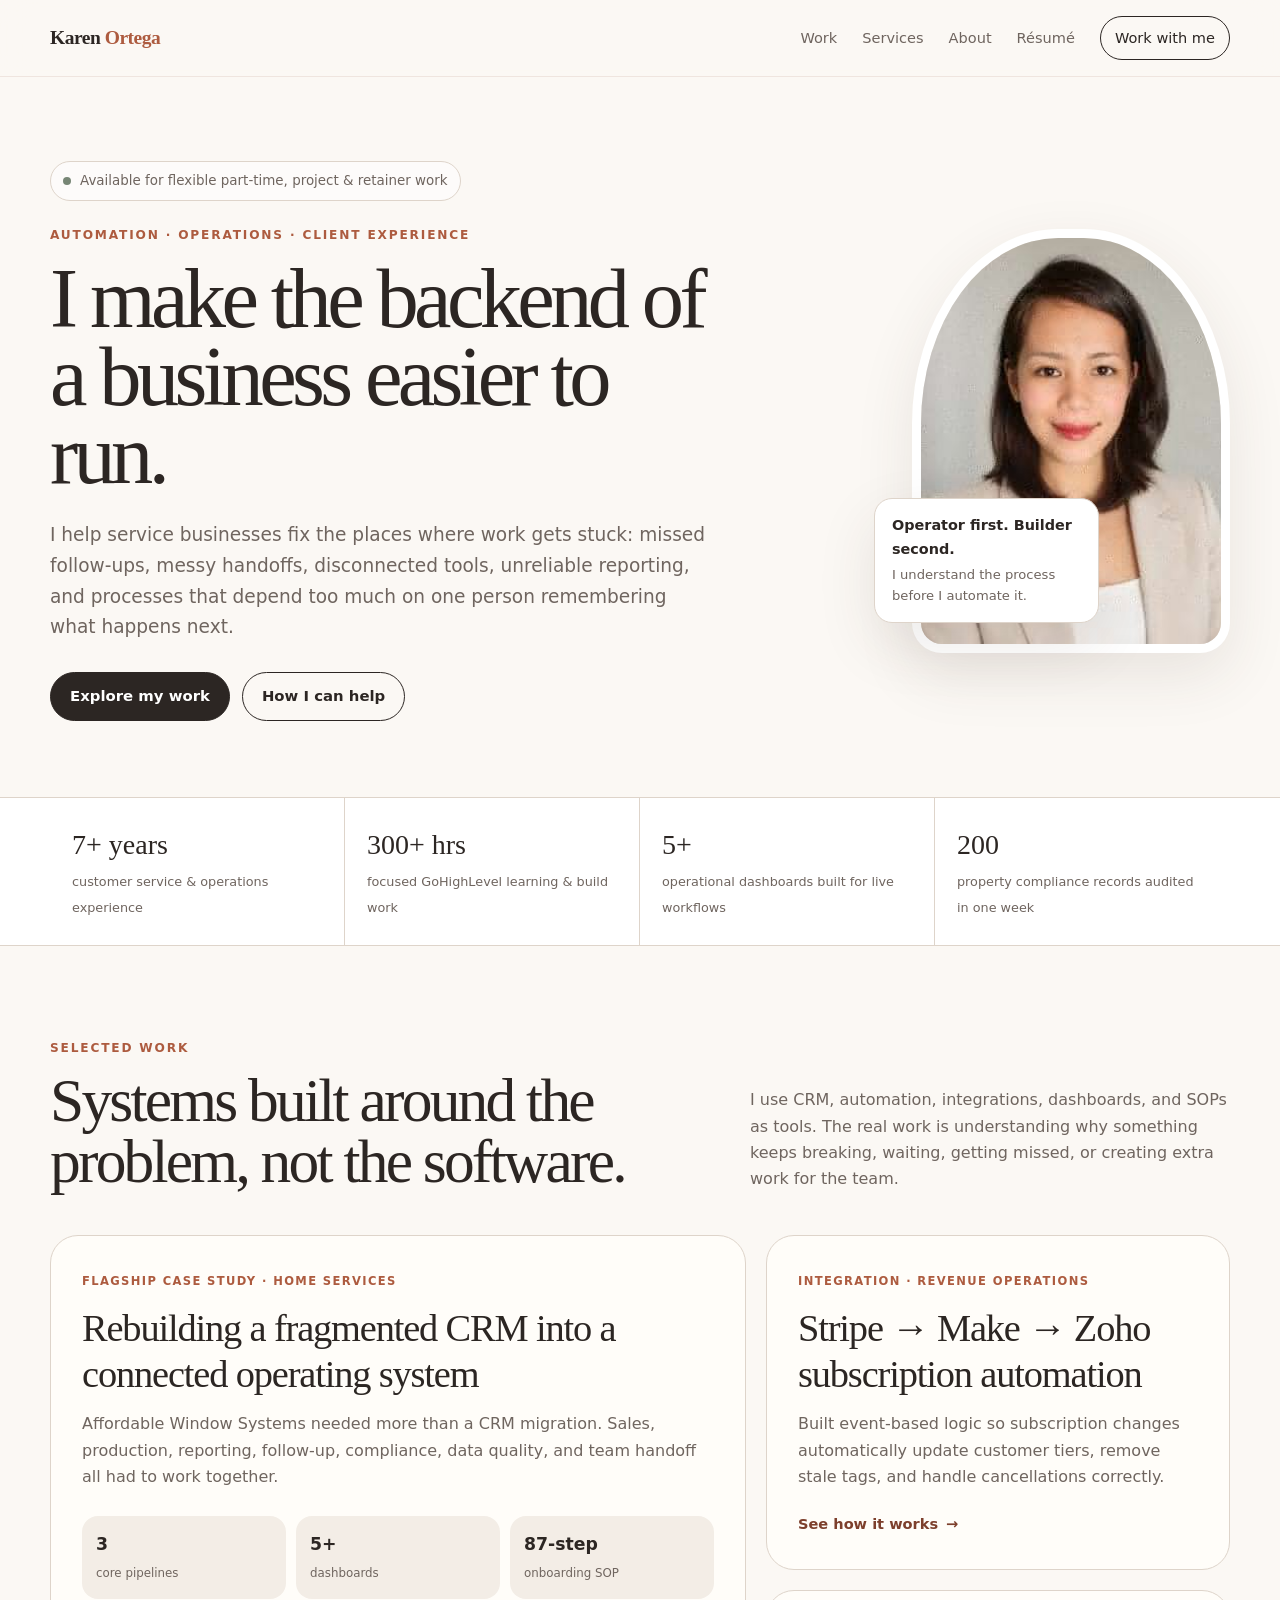
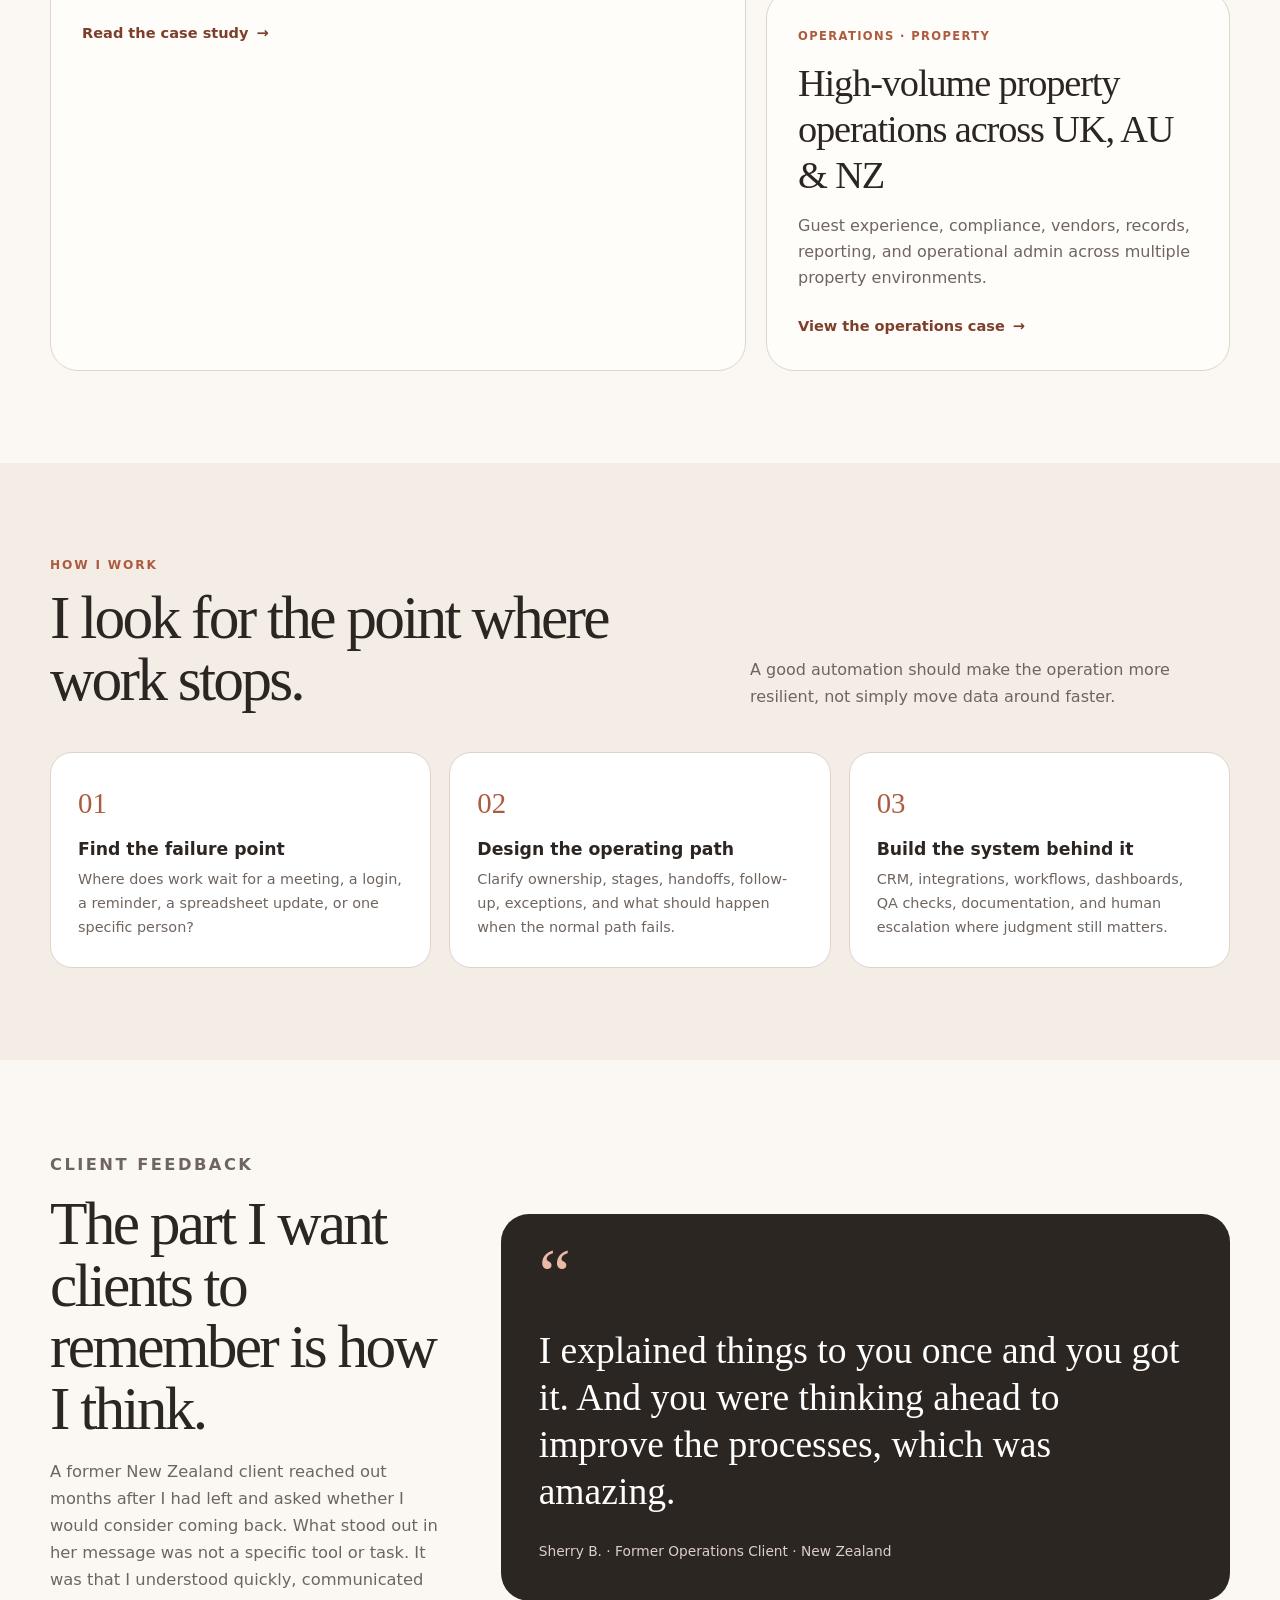
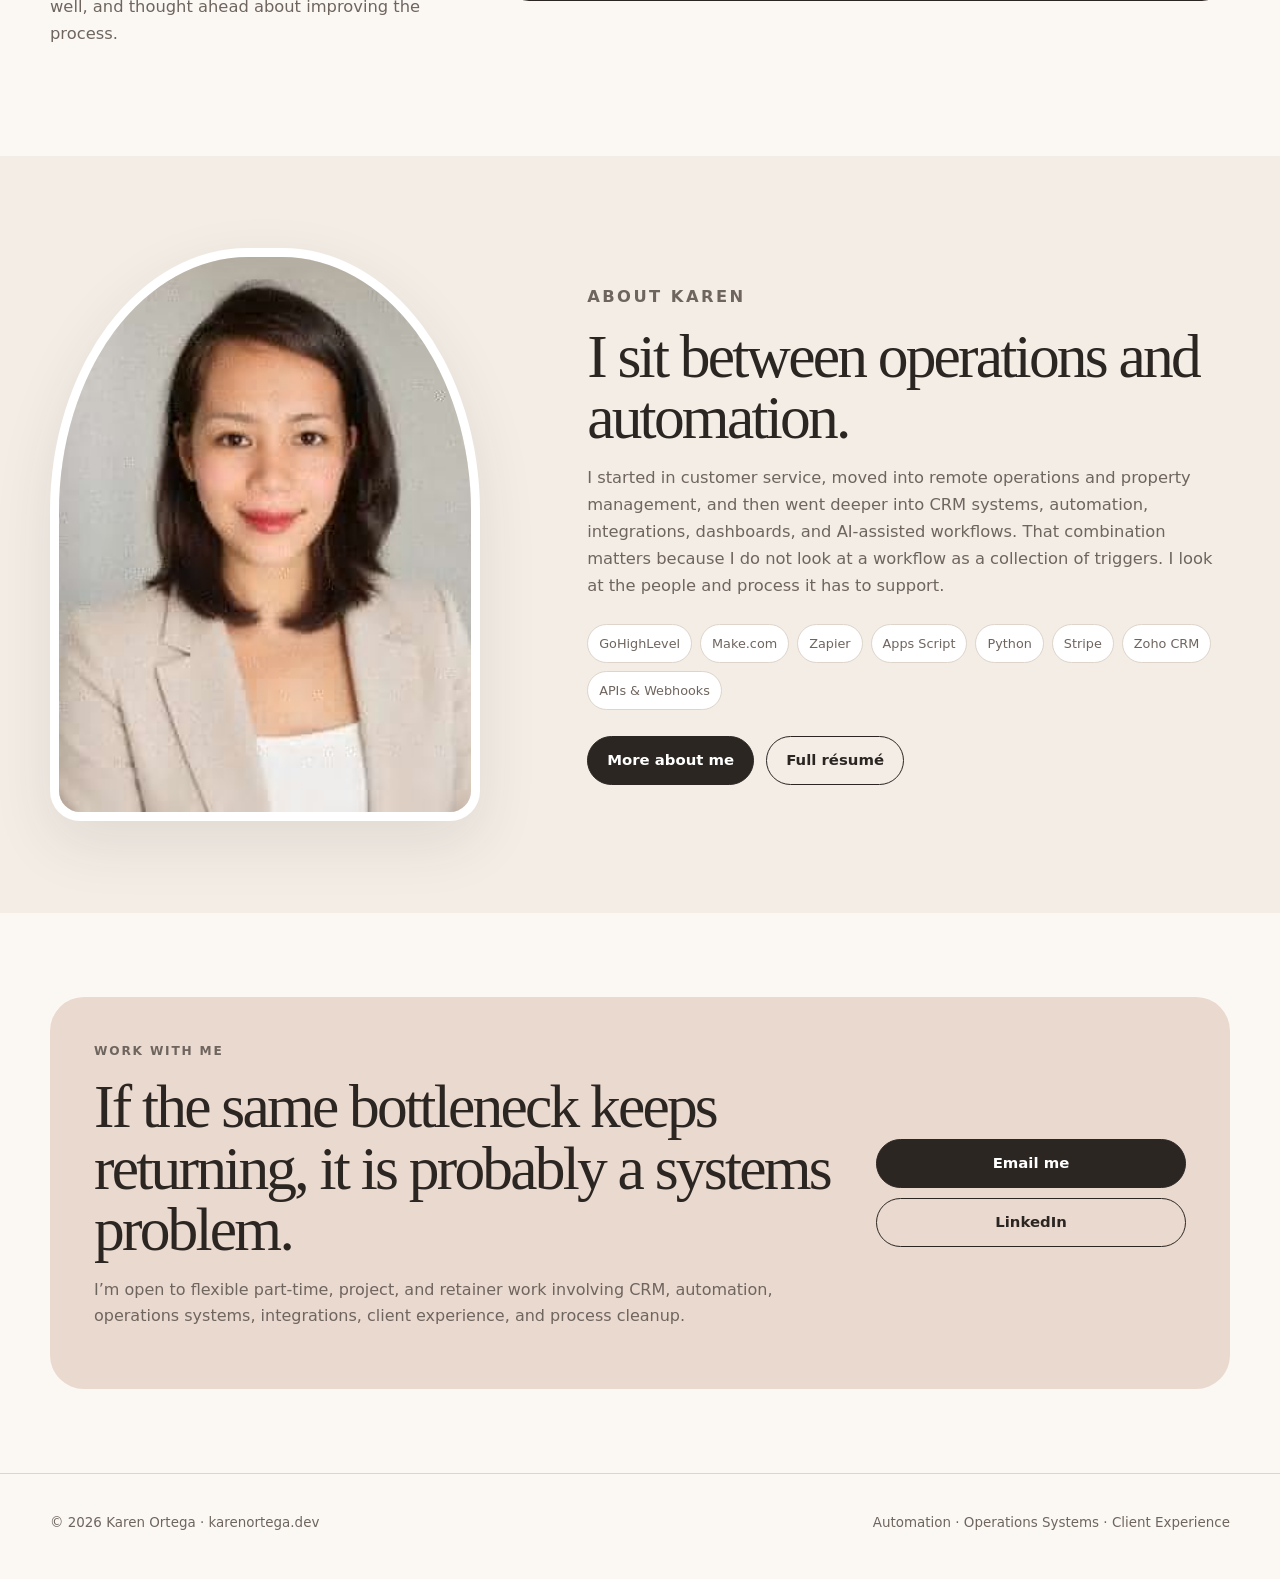
<file: index.html>
<!DOCTYPE html>
<html lang="en">
<head>
  <meta charset="UTF-8" />
  <meta name="viewport" content="width=device-width, initial-scale=1.0" />
  <meta name="description" content="Karen Ortega builds practical CRM automation and operations systems that remove bottlenecks, improve client experience, and keep work moving." />
  <meta name="theme-color" content="#fbf8f4" />
  <meta property="og:title" content="Karen Ortega | Automation & Operations Systems" />
  <meta property="og:description" content="Case studies in CRM rebuilds, automation, integrations, dashboards, client experience, and operations systems." />
  <meta property="og:type" content="website" />
  <meta property="og:url" content="https://karenortega.dev/" />
  <link rel="canonical" href="https://karenortega.dev/" />
  <link rel="stylesheet" href="assets/styles.css" />
  <title>Karen Ortega | Automation & Operations Systems</title>
</head>
<body>
  <header class="site-header">
    <div class="container nav-wrap">
      <a class="brand" href="index.html">Karen <span>Ortega</span></a>
      <nav class="nav" aria-label="Main navigation">
        <a href="work.html">Work</a>
        <a href="services.html">Services</a>
        <a href="about.html">About</a>
        <a href="resume.html">Résumé</a>
        <a href="#contact" class="nav-cta">Work with me</a>
      </nav>
    </div>
  </header>

  <main>
    <section class="hero">
      <div class="container hero-grid">
        <div>
          <div class="availability"><span></span> Available for flexible part-time, project & retainer work</div>
          <p class="eyebrow">Automation · Operations · Client Experience</p>
          <h1>I make the backend of a business easier to run.</h1>
          <p class="hero-copy">I help service businesses fix the places where work gets stuck: missed follow-ups, messy handoffs, disconnected tools, unreliable reporting, and processes that depend too much on one person remembering what happens next.</p>
          <div class="button-row">
            <a class="btn primary" href="work.html">Explore my work</a>
            <a class="btn secondary" href="services.html">How I can help</a>
          </div>
        </div>

        <div class="portrait-wrap">
          <div class="portrait-frame">
            <img src="assets/karen-headshot.jpg" alt="Karen Ortega in professional business attire" />
          </div>
          <div class="portrait-note">
            <strong>Operator first. Builder second.</strong>
            I understand the process before I automate it.
          </div>
        </div>
      </div>
    </section>

    <section class="proof-strip" aria-label="Experience highlights">
      <div class="container proof-row">
        <div class="proof-item"><strong>7+ years</strong><span>customer service & operations experience</span></div>
        <div class="proof-item"><strong>300+ hrs</strong><span>focused GoHighLevel learning & build work</span></div>
        <div class="proof-item"><strong>5+</strong><span>operational dashboards built for live workflows</span></div>
        <div class="proof-item"><strong>200</strong><span>property compliance records audited in one week</span></div>
      </div>
    </section>

    <section class="section" id="work">
      <div class="container">
        <div class="section-heading">
          <div>
            <p class="kicker">Selected work</p>
            <h2>Systems built around the problem, not the software.</h2>
          </div>
          <p>I use CRM, automation, integrations, dashboards, and SOPs as tools. The real work is understanding why something keeps breaking, waiting, getting missed, or creating extra work for the team.</p>
        </div>

        <div class="work-grid">
          <a class="work-card large" href="case-studies/affordable-window-systems.html">
            <div class="work-inner">
              <span class="work-tag">Flagship case study · Home services</span>
              <h3>Rebuilding a fragmented CRM into a connected operating system</h3>
              <p>Affordable Window Systems needed more than a CRM migration. Sales, production, reporting, follow-up, compliance, data quality, and team handoff all had to work together.</p>
              <div class="metric-row">
                <div class="metric"><strong>3</strong><span>core pipelines</span></div>
                <div class="metric"><strong>5+</strong><span>dashboards</span></div>
                <div class="metric"><strong>87-step</strong><span>onboarding SOP</span></div>
              </div>
              <span class="work-link">Read the case study</span>
            </div>
          </a>

          <a class="work-card" href="case-studies/stripe-zoho.html">
            <div class="work-inner">
              <span class="work-tag">Integration · Revenue operations</span>
              <h3>Stripe → Make → Zoho subscription automation</h3>
              <p>Built event-based logic so subscription changes automatically update customer tiers, remove stale tags, and handle cancellations correctly.</p>
              <span class="work-link">See how it works</span>
            </div>
          </a>

          <a class="work-card" href="case-studies/property-operations.html">
            <div class="work-inner">
              <span class="work-tag">Operations · Property</span>
              <h3>High-volume property operations across UK, AU & NZ</h3>
              <p>Guest experience, compliance, vendors, records, reporting, and operational admin across multiple property environments.</p>
              <span class="work-link">View the operations case</span>
            </div>
          </a>
        </div>
      </div>
    </section>

    <section class="section soft">
      <div class="container">
        <div class="section-heading">
          <div>
            <p class="kicker">How I work</p>
            <h2>I look for the point where work stops.</h2>
          </div>
          <p>A good automation should make the operation more resilient, not simply move data around faster.</p>
        </div>

        <div class="process-grid">
          <article class="process-card">
            <span class="process-num">01</span>
            <h3>Find the failure point</h3>
            <p>Where does work wait for a meeting, a login, a reminder, a spreadsheet update, or one specific person?</p>
          </article>
          <article class="process-card">
            <span class="process-num">02</span>
            <h3>Design the operating path</h3>
            <p>Clarify ownership, stages, handoffs, follow-up, exceptions, and what should happen when the normal path fails.</p>
          </article>
          <article class="process-card">
            <span class="process-num">03</span>
            <h3>Build the system behind it</h3>
            <p>CRM, integrations, workflows, dashboards, QA checks, documentation, and human escalation where judgment still matters.</p>
          </article>
        </div>
      </div>
    </section>

    <section class="section">
      <div class="container testimonial">
        <div class="quote-context">
          <p class="kicker">Client feedback</p>
          <h2>The part I want clients to remember is how I think.</h2>
          <p>A former New Zealand client reached out months after I had left and asked whether I would consider coming back. What stood out in her message was not a specific tool or task. It was that I understood quickly, communicated well, and thought ahead about improving the process.</p>
        </div>
        <div class="quote-panel">
          <span class="quote-mark">“</span>
          <blockquote>I explained things to you once and you got it. And you were thinking ahead to improve the processes, which was amazing.</blockquote>
          <p class="attribution">Sherry B. · Former Operations Client · New Zealand</p>
        </div>
      </div>
    </section>

    <section class="section soft">
      <div class="container about-preview">
        <div class="portrait-frame" style="max-width:430px">
          <img src="assets/karen-headshot.jpg" alt="Karen Ortega professional portrait" loading="lazy" />
        </div>
        <div class="about-copy">
          <p class="kicker">About Karen</p>
          <h2>I sit between operations and automation.</h2>
          <p>I started in customer service, moved into remote operations and property management, and then went deeper into CRM systems, automation, integrations, dashboards, and AI-assisted workflows. That combination matters because I do not look at a workflow as a collection of triggers. I look at the people and process it has to support.</p>
          <div class="stack-list" aria-label="Core tools">
            <span class="chip">GoHighLevel</span><span class="chip">Make.com</span><span class="chip">Zapier</span><span class="chip">Apps Script</span><span class="chip">Python</span><span class="chip">Stripe</span><span class="chip">Zoho CRM</span><span class="chip">APIs & Webhooks</span>
          </div>
          <div class="button-row" style="margin-top:26px">
            <a class="btn primary" href="about.html">More about me</a>
            <a class="btn secondary" href="resume.html">Full résumé</a>
          </div>
        </div>
      </div>
    </section>

    <section class="cta-section" id="contact">
      <div class="container">
        <div class="cta-card">
          <div>
            <p class="kicker">Work with me</p>
            <h2>If the same bottleneck keeps returning, it is probably a systems problem.</h2>
            <p>I’m open to flexible part-time, project, and retainer work involving CRM, automation, operations systems, integrations, client experience, and process cleanup.</p>
          </div>
          <div class="cta-actions">
            <a class="btn primary" href="mailto:hello@karenortega.dev">Email me</a>
            <a class="btn secondary" href="https://www.linkedin.com/in/karenortega0608" target="_blank" rel="noreferrer">LinkedIn</a>
          </div>
        </div>
      </div>
    </section>
  </main>

  <footer>
    <div class="container footer-row">
      <span>© 2026 Karen Ortega · karenortega.dev</span>
      <span>Automation · Operations Systems · Client Experience</span>
    </div>
  </footer>
</body>
</html>
</file>
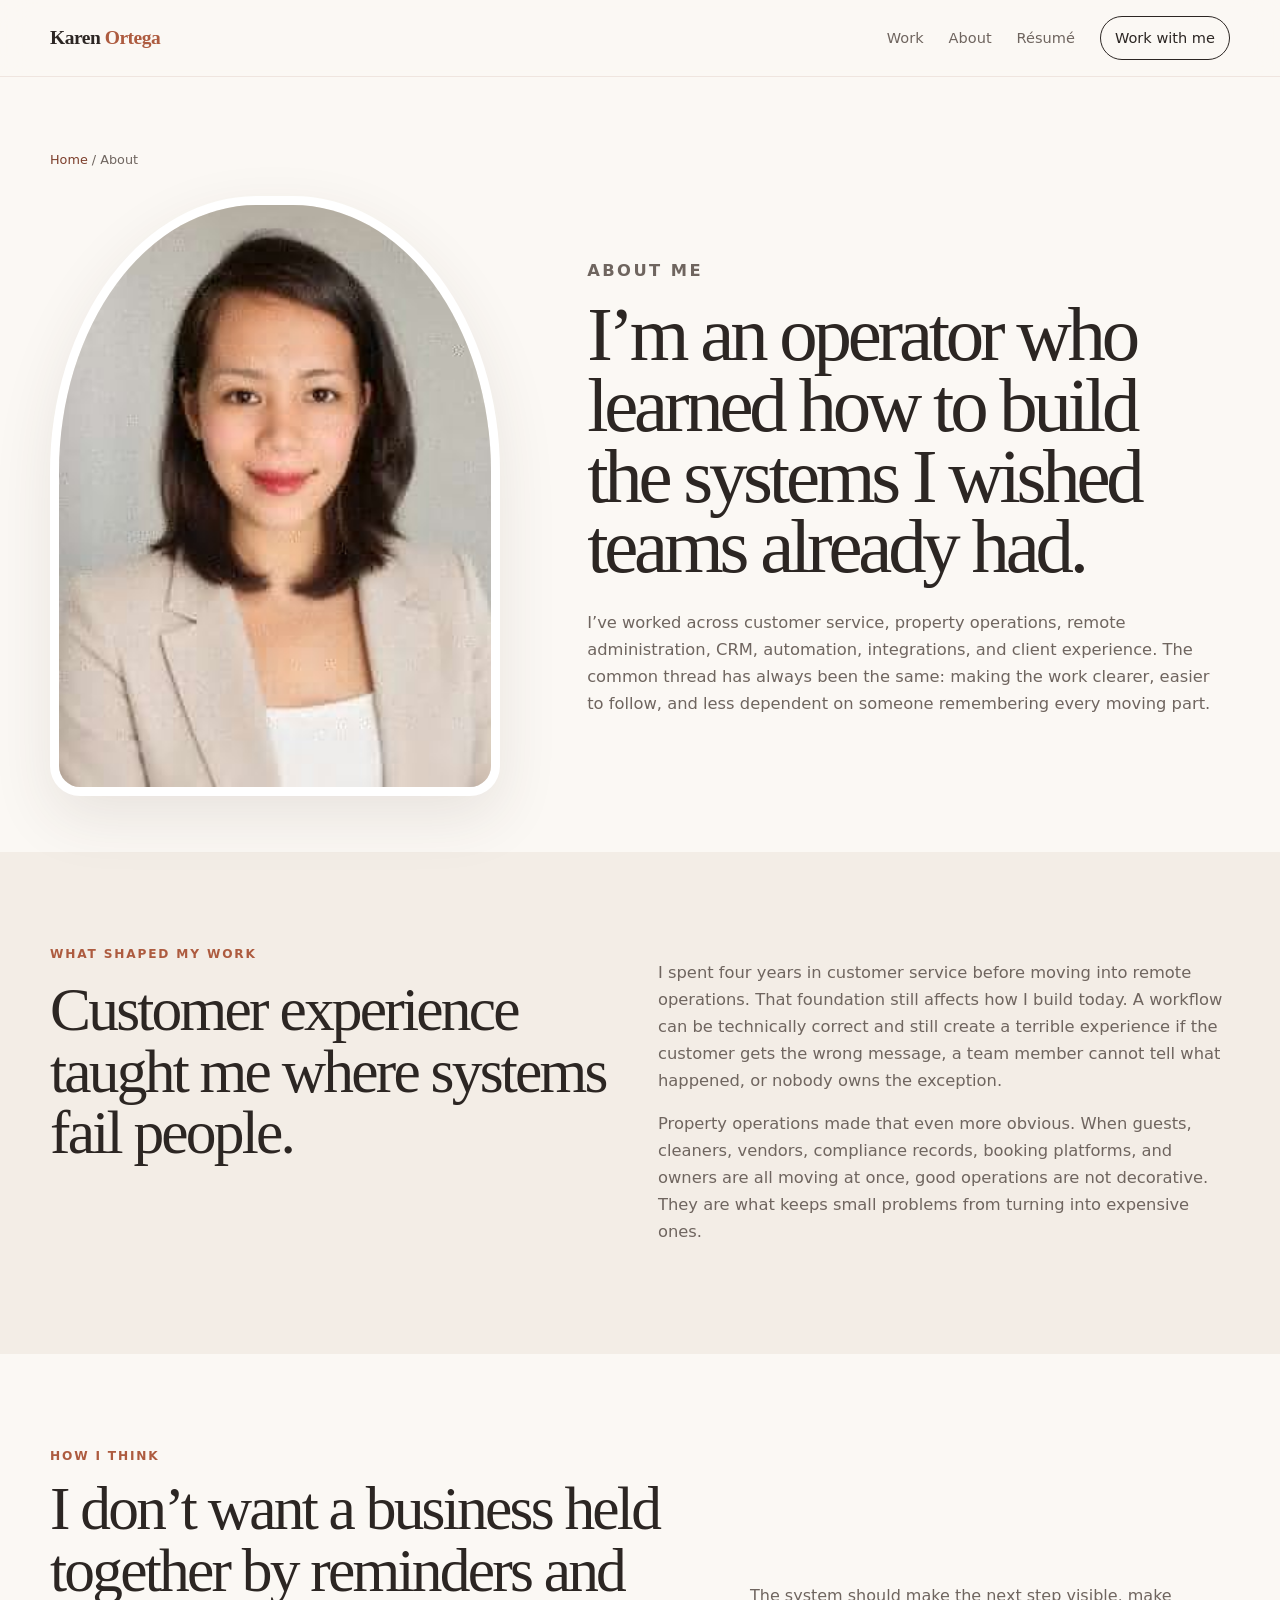
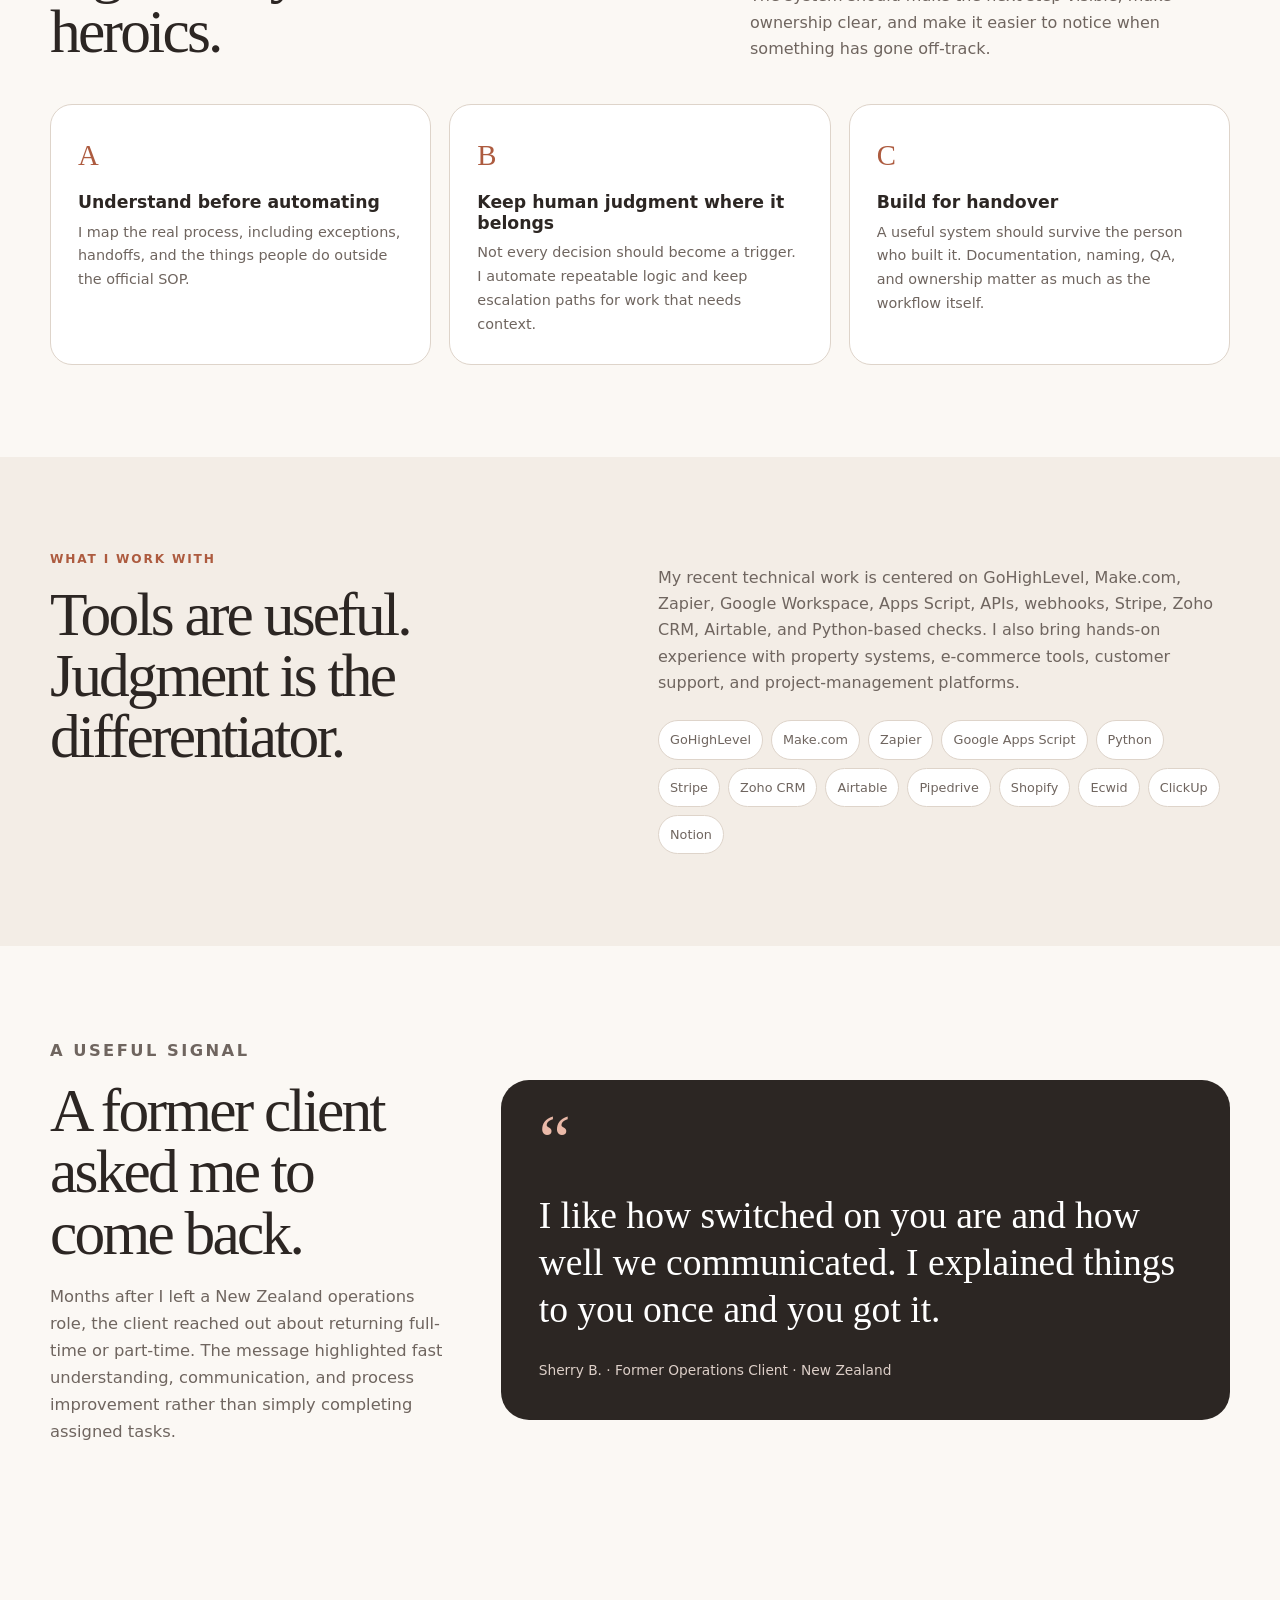
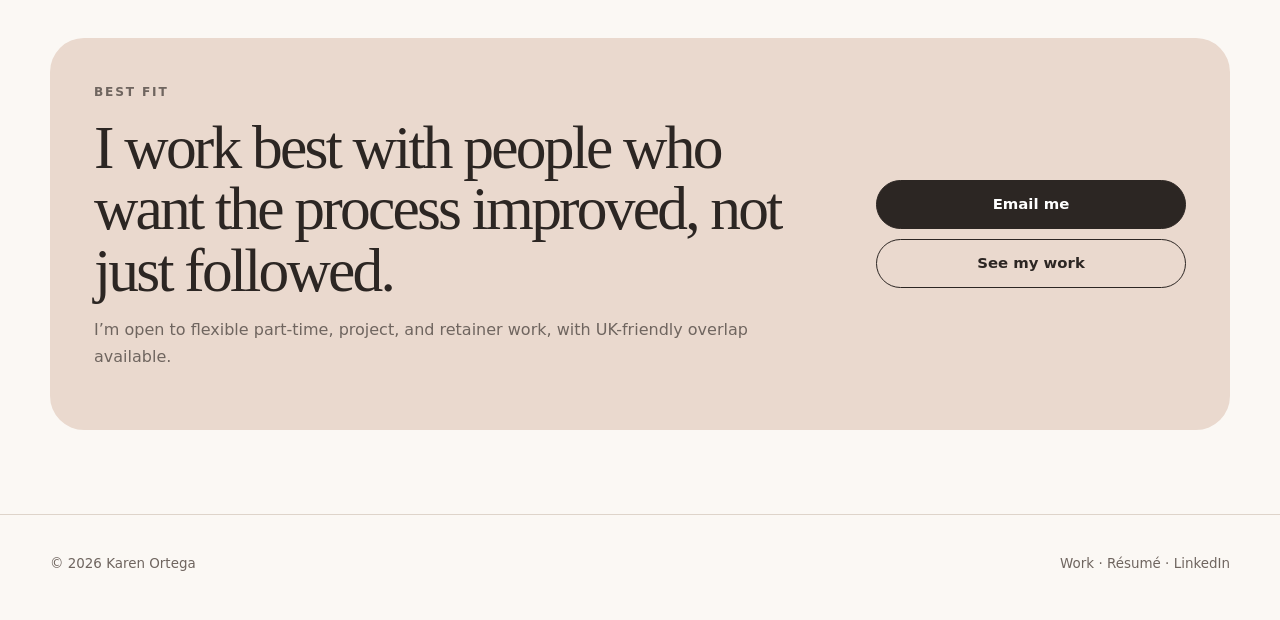
<file: about.html>
<!DOCTYPE html>
<html lang="en">
<head>
  <meta charset="UTF-8" />
  <meta name="viewport" content="width=device-width, initial-scale=1.0" />
  <meta name="description" content="About Karen Ortega: operations, customer experience, CRM automation, integrations, and practical systems design." />
  <link rel="canonical" href="https://karenortega.dev/about.html" />
  <link rel="stylesheet" href="assets/styles.css" />
  <title>About Karen Ortega | Operations & Automation</title>
</head>
<body>
  <header class="site-header"><div class="container nav-wrap"><a class="brand" href="index.html">Karen <span>Ortega</span></a><nav class="nav" aria-label="Main navigation"><a href="work.html">Work</a><a class="keep-mobile" href="about.html">About</a><a href="resume.html">Résumé</a><a href="index.html#contact" class="nav-cta">Work with me</a></nav></div></header>

  <main>
    <section class="page-hero">
      <div class="container">
        <div class="breadcrumbs"><a href="index.html">Home</a> / About</div>
        <div class="about-preview">
          <div class="portrait-frame" style="max-width:450px"><img src="assets/karen-headshot.jpg" alt="Karen Ortega professional portrait" /></div>
          <div class="about-copy">
            <p class="kicker">About me</p>
            <h1 style="font-size:clamp(3.2rem,6vw,5.8rem)">I’m an operator who learned how to build the systems I wished teams already had.</h1>
            <p>I’ve worked across customer service, property operations, remote administration, CRM, automation, integrations, and client experience. The common thread has always been the same: making the work clearer, easier to follow, and less dependent on someone remembering every moving part.</p>
          </div>
        </div>
      </div>
    </section>

    <section class="section soft">
      <div class="container two-col">
        <div>
          <p class="kicker">What shaped my work</p>
          <h2>Customer experience taught me where systems fail people.</h2>
        </div>
        <div class="about-copy">
          <p>I spent four years in customer service before moving into remote operations. That foundation still affects how I build today. A workflow can be technically correct and still create a terrible experience if the customer gets the wrong message, a team member cannot tell what happened, or nobody owns the exception.</p>
          <p>Property operations made that even more obvious. When guests, cleaners, vendors, compliance records, booking platforms, and owners are all moving at once, good operations are not decorative. They are what keeps small problems from turning into expensive ones.</p>
        </div>
      </div>
    </section>

    <section class="section">
      <div class="container">
        <div class="section-heading"><div><p class="kicker">How I think</p><h2>I don’t want a business held together by reminders and heroics.</h2></div><p>The system should make the next step visible, make ownership clear, and make it easier to notice when something has gone off-track.</p></div>
        <div class="process-grid">
          <article class="process-card"><span class="process-num">A</span><h3>Understand before automating</h3><p>I map the real process, including exceptions, handoffs, and the things people do outside the official SOP.</p></article>
          <article class="process-card"><span class="process-num">B</span><h3>Keep human judgment where it belongs</h3><p>Not every decision should become a trigger. I automate repeatable logic and keep escalation paths for work that needs context.</p></article>
          <article class="process-card"><span class="process-num">C</span><h3>Build for handover</h3><p>A useful system should survive the person who built it. Documentation, naming, QA, and ownership matter as much as the workflow itself.</p></article>
        </div>
      </div>
    </section>

    <section class="section soft">
      <div class="container two-col">
        <div>
          <p class="kicker">What I work with</p>
          <h2>Tools are useful. Judgment is the differentiator.</h2>
        </div>
        <div>
          <p style="color:var(--muted)">My recent technical work is centered on GoHighLevel, Make.com, Zapier, Google Workspace, Apps Script, APIs, webhooks, Stripe, Zoho CRM, Airtable, and Python-based checks. I also bring hands-on experience with property systems, e-commerce tools, customer support, and project-management platforms.</p>
          <div class="stack-list"><span class="chip">GoHighLevel</span><span class="chip">Make.com</span><span class="chip">Zapier</span><span class="chip">Google Apps Script</span><span class="chip">Python</span><span class="chip">Stripe</span><span class="chip">Zoho CRM</span><span class="chip">Airtable</span><span class="chip">Pipedrive</span><span class="chip">Shopify</span><span class="chip">Ecwid</span><span class="chip">ClickUp</span><span class="chip">Notion</span></div>
        </div>
      </div>
    </section>

    <section class="section">
      <div class="container testimonial">
        <div class="quote-context"><p class="kicker">A useful signal</p><h2>A former client asked me to come back.</h2><p>Months after I left a New Zealand operations role, the client reached out about returning full-time or part-time. The message highlighted fast understanding, communication, and process improvement rather than simply completing assigned tasks.</p></div>
        <div class="quote-panel"><span class="quote-mark">“</span><blockquote>I like how switched on you are and how well we communicated. I explained things to you once and you got it.</blockquote><p class="attribution">Sherry B. · Former Operations Client · New Zealand</p></div>
      </div>
    </section>

    <section class="cta-section"><div class="container"><div class="cta-card"><div><p class="kicker">Best fit</p><h2>I work best with people who want the process improved, not just followed.</h2><p>I’m open to flexible part-time, project, and retainer work, with UK-friendly overlap available.</p></div><div class="cta-actions"><a class="btn primary" href="mailto:hello@karenortega.dev">Email me</a><a class="btn secondary" href="work.html">See my work</a></div></div></div></section>
  </main>

  <footer><div class="container footer-row"><span>© 2026 Karen Ortega</span><span><a href="work.html">Work</a> · <a href="resume.html">Résumé</a> · <a href="https://www.linkedin.com/in/karenortega0608" target="_blank" rel="noreferrer">LinkedIn</a></span></div></footer>
</body>
</html>
</file>
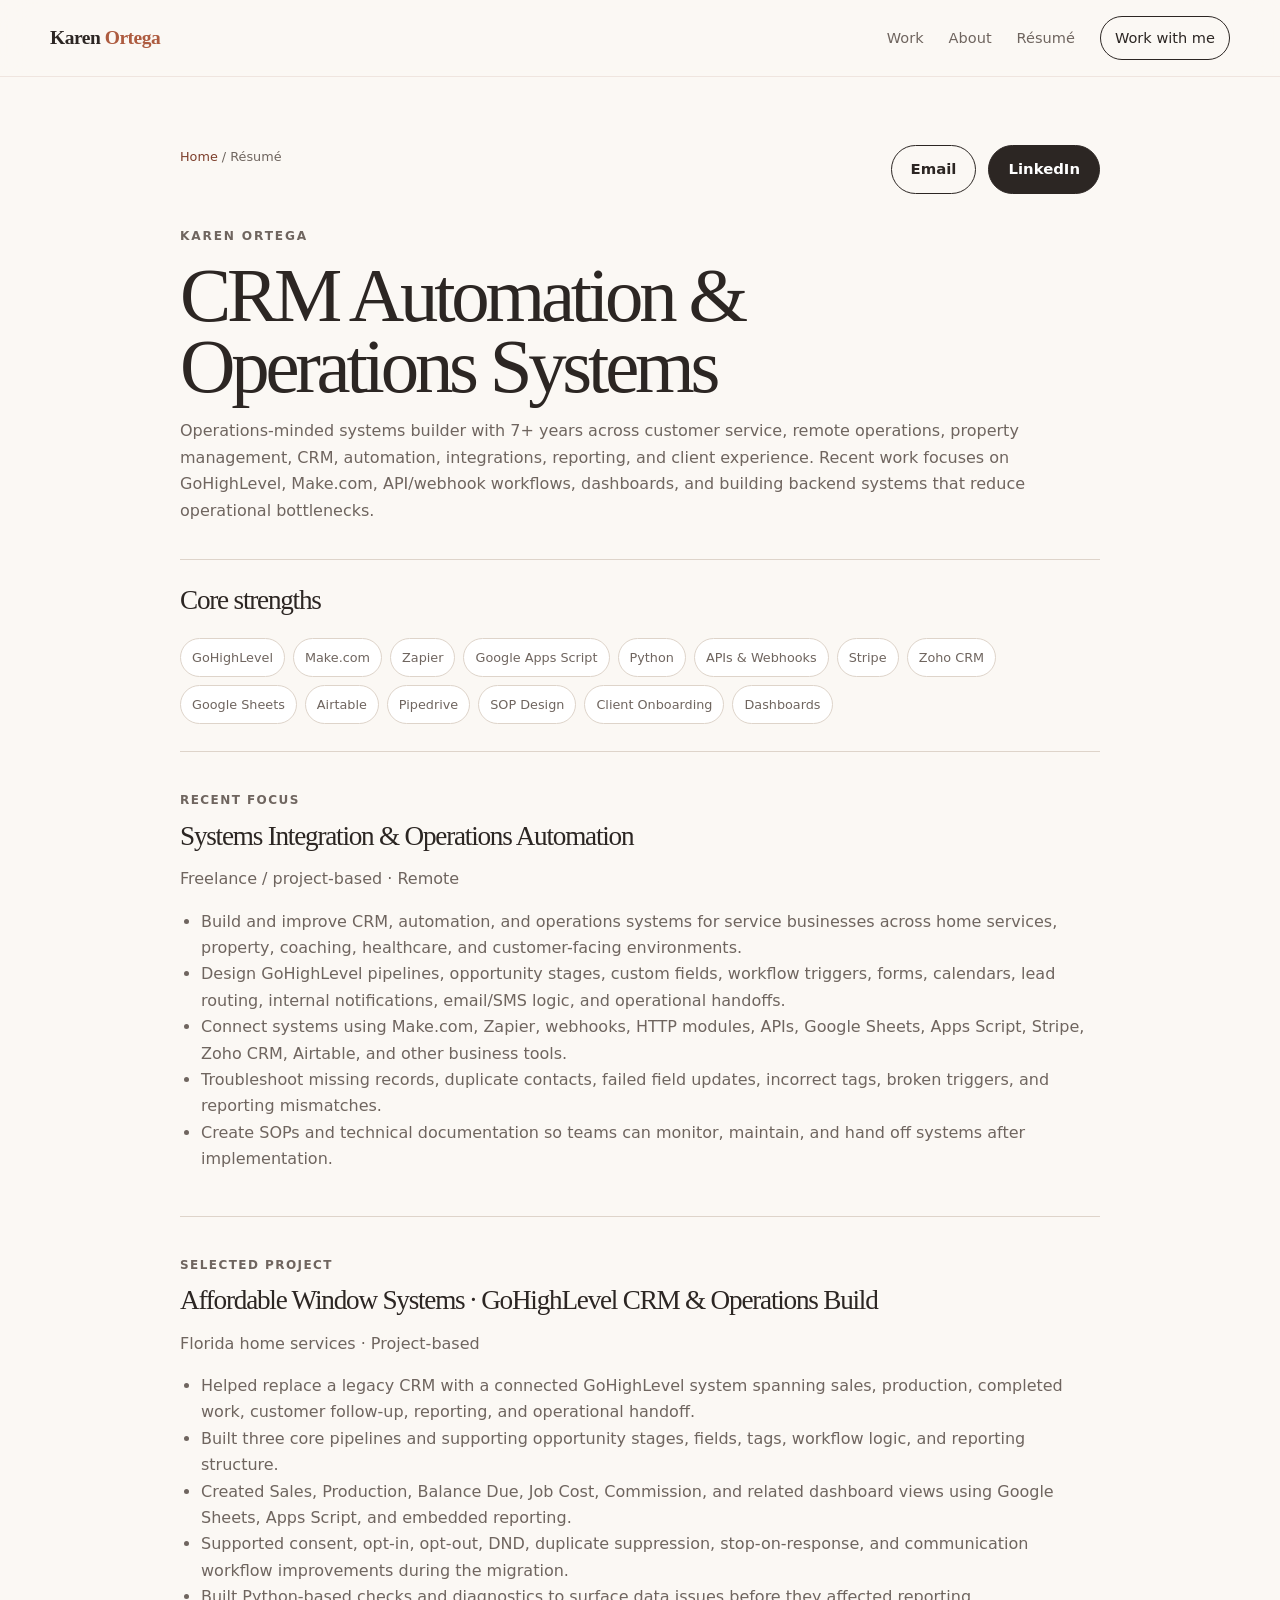
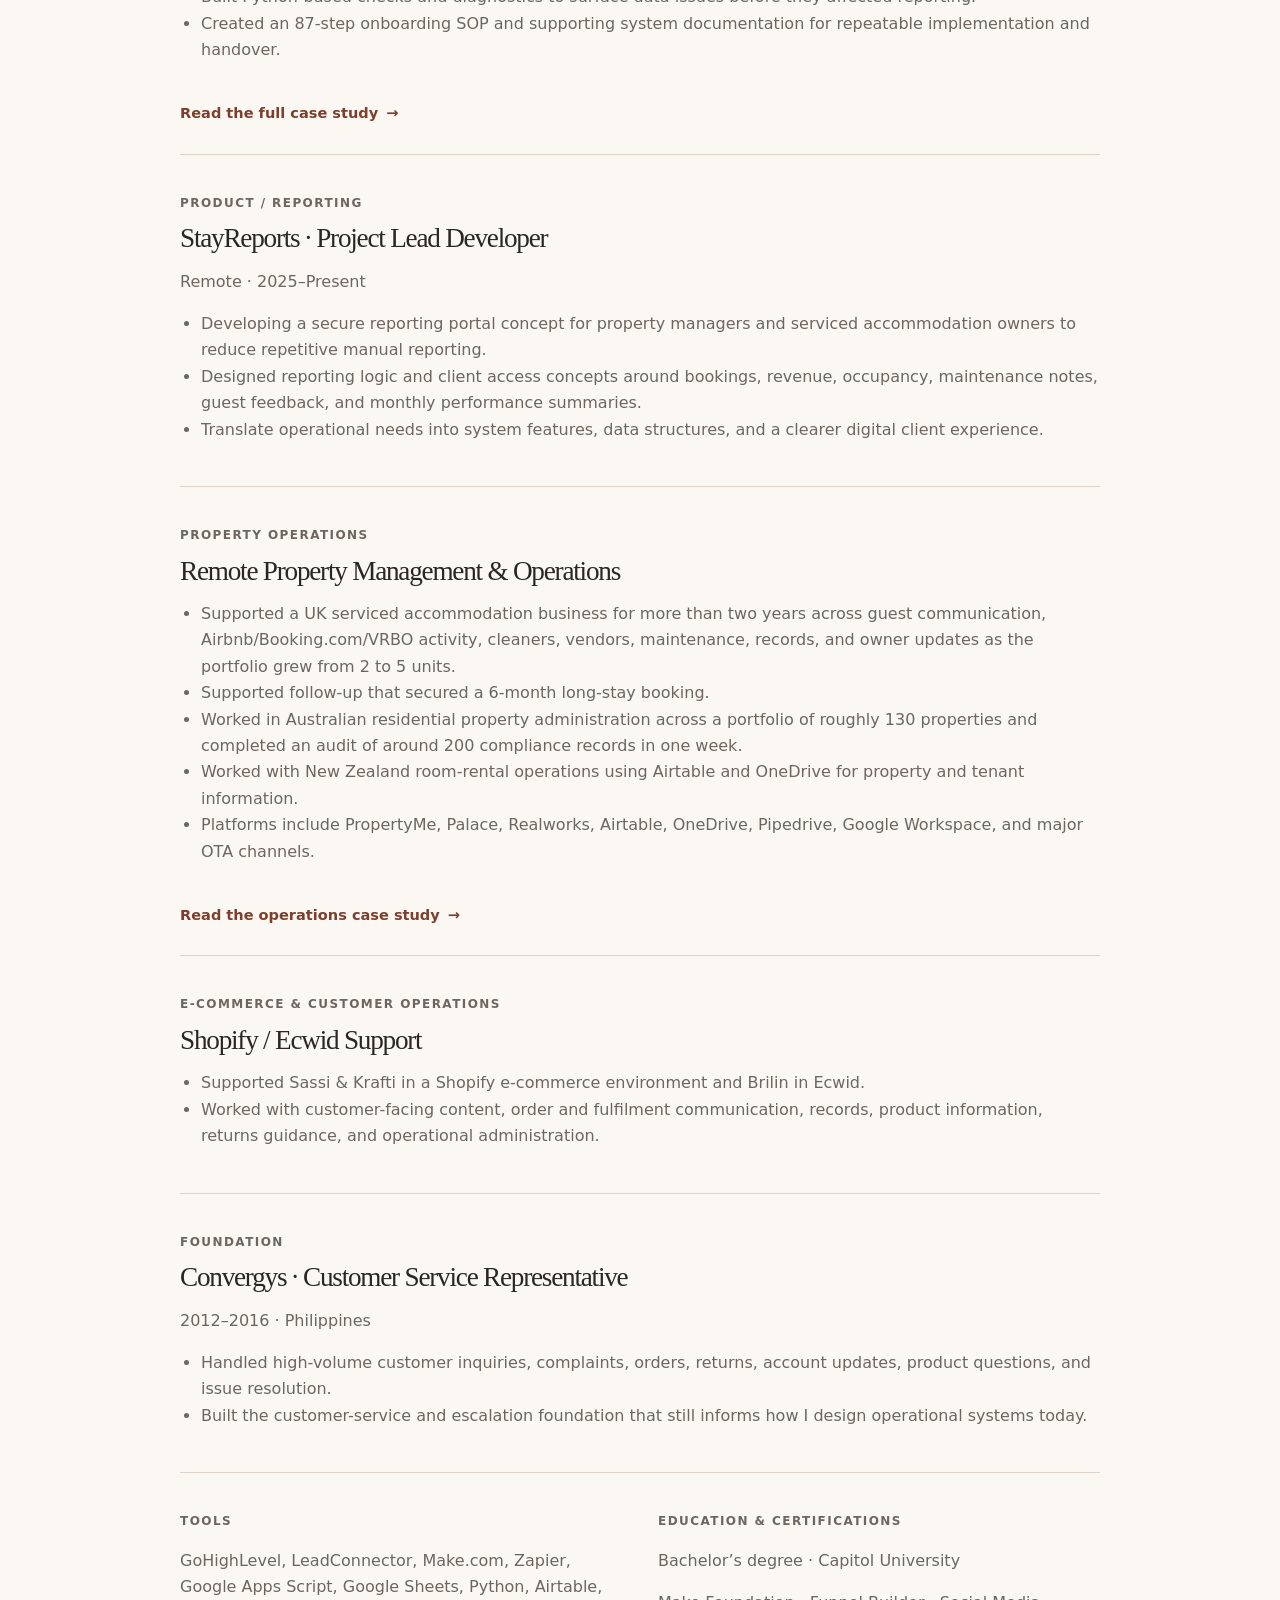
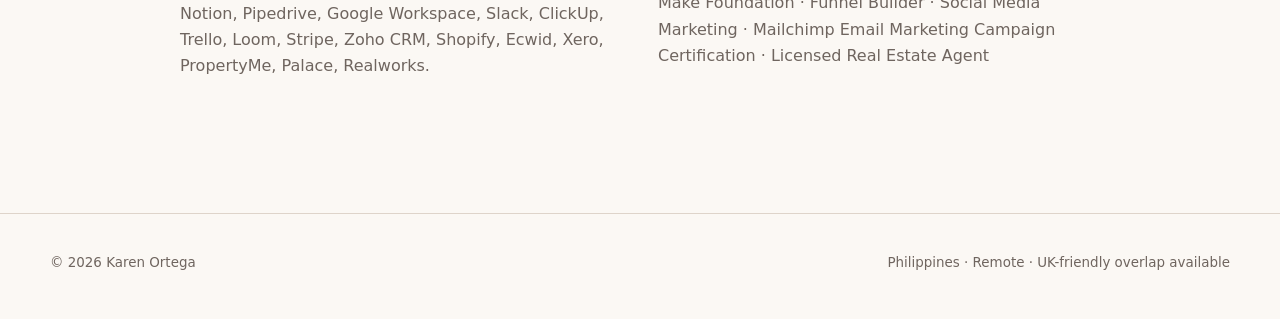
<file: resume.html>
<!DOCTYPE html>
<html lang="en">
<head>
  <meta charset="UTF-8" />
  <meta name="viewport" content="width=device-width, initial-scale=1.0" />
  <meta name="description" content="Karen Ortega résumé: CRM automation, operations systems, customer experience, integrations, dashboards, and remote operations." />
  <link rel="canonical" href="https://karenortega.dev/resume.html" />
  <link rel="stylesheet" href="assets/styles.css" />
  <title>Résumé | Karen Ortega</title>
</head>
<body>
  <header class="site-header"><div class="container nav-wrap"><a class="brand" href="index.html">Karen <span>Ortega</span></a><nav class="nav" aria-label="Resume navigation"><a href="work.html">Work</a><a href="about.html">About</a><a class="keep-mobile" href="resume.html">Résumé</a><a href="index.html#contact" class="nav-cta">Work with me</a></nav></div></header>

  <main class="resume-page">
    <div class="container resume-shell">
      <div class="resume-topline"><div class="breadcrumbs"><a href="index.html">Home</a> / Résumé</div><div class="button-row"><a class="btn secondary" href="mailto:hello@karenortega.dev">Email</a><a class="btn primary" href="https://www.linkedin.com/in/karenortega0608" target="_blank" rel="noreferrer">LinkedIn</a></div></div>

      <header class="resume-head">
        <p class="kicker">Karen Ortega</p>
        <h1>CRM Automation & Operations Systems</h1>
        <p>Operations-minded systems builder with 7+ years across customer service, remote operations, property management, CRM, automation, integrations, reporting, and client experience. Recent work focuses on GoHighLevel, Make.com, API/webhook workflows, dashboards, and building backend systems that reduce operational bottlenecks.</p>
      </header>

      <section class="resume-section">
        <h2>Core strengths</h2>
        <div class="stack-list"><span class="chip">GoHighLevel</span><span class="chip">Make.com</span><span class="chip">Zapier</span><span class="chip">Google Apps Script</span><span class="chip">Python</span><span class="chip">APIs & Webhooks</span><span class="chip">Stripe</span><span class="chip">Zoho CRM</span><span class="chip">Google Sheets</span><span class="chip">Airtable</span><span class="chip">Pipedrive</span><span class="chip">SOP Design</span><span class="chip">Client Onboarding</span><span class="chip">Dashboards</span></div>
      </section>

      <section class="resume-section">
        <p class="mini-title">Recent focus</p>
        <h2>Systems Integration & Operations Automation</h2>
        <p>Freelance / project-based · Remote</p>
        <ul>
          <li>Build and improve CRM, automation, and operations systems for service businesses across home services, property, coaching, healthcare, and customer-facing environments.</li>
          <li>Design GoHighLevel pipelines, opportunity stages, custom fields, workflow triggers, forms, calendars, lead routing, internal notifications, email/SMS logic, and operational handoffs.</li>
          <li>Connect systems using Make.com, Zapier, webhooks, HTTP modules, APIs, Google Sheets, Apps Script, Stripe, Zoho CRM, Airtable, and other business tools.</li>
          <li>Troubleshoot missing records, duplicate contacts, failed field updates, incorrect tags, broken triggers, and reporting mismatches.</li>
          <li>Create SOPs and technical documentation so teams can monitor, maintain, and hand off systems after implementation.</li>
        </ul>
      </section>

      <section class="resume-section">
        <p class="mini-title">Selected project</p>
        <h2>Affordable Window Systems · GoHighLevel CRM & Operations Build</h2>
        <p>Florida home services · Project-based</p>
        <ul>
          <li>Helped replace a legacy CRM with a connected GoHighLevel system spanning sales, production, completed work, customer follow-up, reporting, and operational handoff.</li>
          <li>Built three core pipelines and supporting opportunity stages, fields, tags, workflow logic, and reporting structure.</li>
          <li>Created Sales, Production, Balance Due, Job Cost, Commission, and related dashboard views using Google Sheets, Apps Script, and embedded reporting.</li>
          <li>Supported consent, opt-in, opt-out, DND, duplicate suppression, stop-on-response, and communication workflow improvements during the migration.</li>
          <li>Built Python-based checks and diagnostics to surface data issues before they affected reporting.</li>
          <li>Created an 87-step onboarding SOP and supporting system documentation for repeatable implementation and handover.</li>
        </ul>
        <a class="work-link" href="case-studies/affordable-window-systems.html">Read the full case study</a>
      </section>

      <section class="resume-section">
        <p class="mini-title">Product / reporting</p>
        <h2>StayReports · Project Lead Developer</h2>
        <p>Remote · 2025–Present</p>
        <ul>
          <li>Developing a secure reporting portal concept for property managers and serviced accommodation owners to reduce repetitive manual reporting.</li>
          <li>Designed reporting logic and client access concepts around bookings, revenue, occupancy, maintenance notes, guest feedback, and monthly performance summaries.</li>
          <li>Translate operational needs into system features, data structures, and a clearer digital client experience.</li>
        </ul>
      </section>

      <section class="resume-section">
        <p class="mini-title">Property operations</p>
        <h2>Remote Property Management & Operations</h2>
        <ul>
          <li>Supported a UK serviced accommodation business for more than two years across guest communication, Airbnb/Booking.com/VRBO activity, cleaners, vendors, maintenance, records, and owner updates as the portfolio grew from 2 to 5 units.</li>
          <li>Supported follow-up that secured a 6-month long-stay booking.</li>
          <li>Worked in Australian residential property administration across a portfolio of roughly 130 properties and completed an audit of around 200 compliance records in one week.</li>
          <li>Worked with New Zealand room-rental operations using Airtable and OneDrive for property and tenant information.</li>
          <li>Platforms include PropertyMe, Palace, Realworks, Airtable, OneDrive, Pipedrive, Google Workspace, and major OTA channels.</li>
        </ul>
        <a class="work-link" href="case-studies/property-operations.html">Read the operations case study</a>
      </section>

      <section class="resume-section">
        <p class="mini-title">E-commerce & customer operations</p>
        <h2>Shopify / Ecwid Support</h2>
        <ul>
          <li>Supported Sassi & Krafti in a Shopify e-commerce environment and Brilin in Ecwid.</li>
          <li>Worked with customer-facing content, order and fulfilment communication, records, product information, returns guidance, and operational administration.</li>
        </ul>
      </section>

      <section class="resume-section">
        <p class="mini-title">Foundation</p>
        <h2>Convergys · Customer Service Representative</h2>
        <p>2012–2016 · Philippines</p>
        <ul>
          <li>Handled high-volume customer inquiries, complaints, orders, returns, account updates, product questions, and issue resolution.</li>
          <li>Built the customer-service and escalation foundation that still informs how I design operational systems today.</li>
        </ul>
      </section>

      <section class="resume-section two-col">
        <div><p class="mini-title">Tools</p><p>GoHighLevel, LeadConnector, Make.com, Zapier, Google Apps Script, Google Sheets, Python, Airtable, Notion, Pipedrive, Google Workspace, Slack, ClickUp, Trello, Loom, Stripe, Zoho CRM, Shopify, Ecwid, Xero, PropertyMe, Palace, Realworks.</p></div>
        <div><p class="mini-title">Education & certifications</p><p>Bachelor’s degree · Capitol University</p><p>Make Foundation · Funnel Builder · Social Media Marketing · Mailchimp Email Marketing Campaign Certification · Licensed Real Estate Agent</p></div>
      </section>
    </div>
  </main>

  <footer><div class="container footer-row"><span>© 2026 Karen Ortega</span><span>Philippines · Remote · UK-friendly overlap available</span></div></footer>
</body>
</html>
</file>
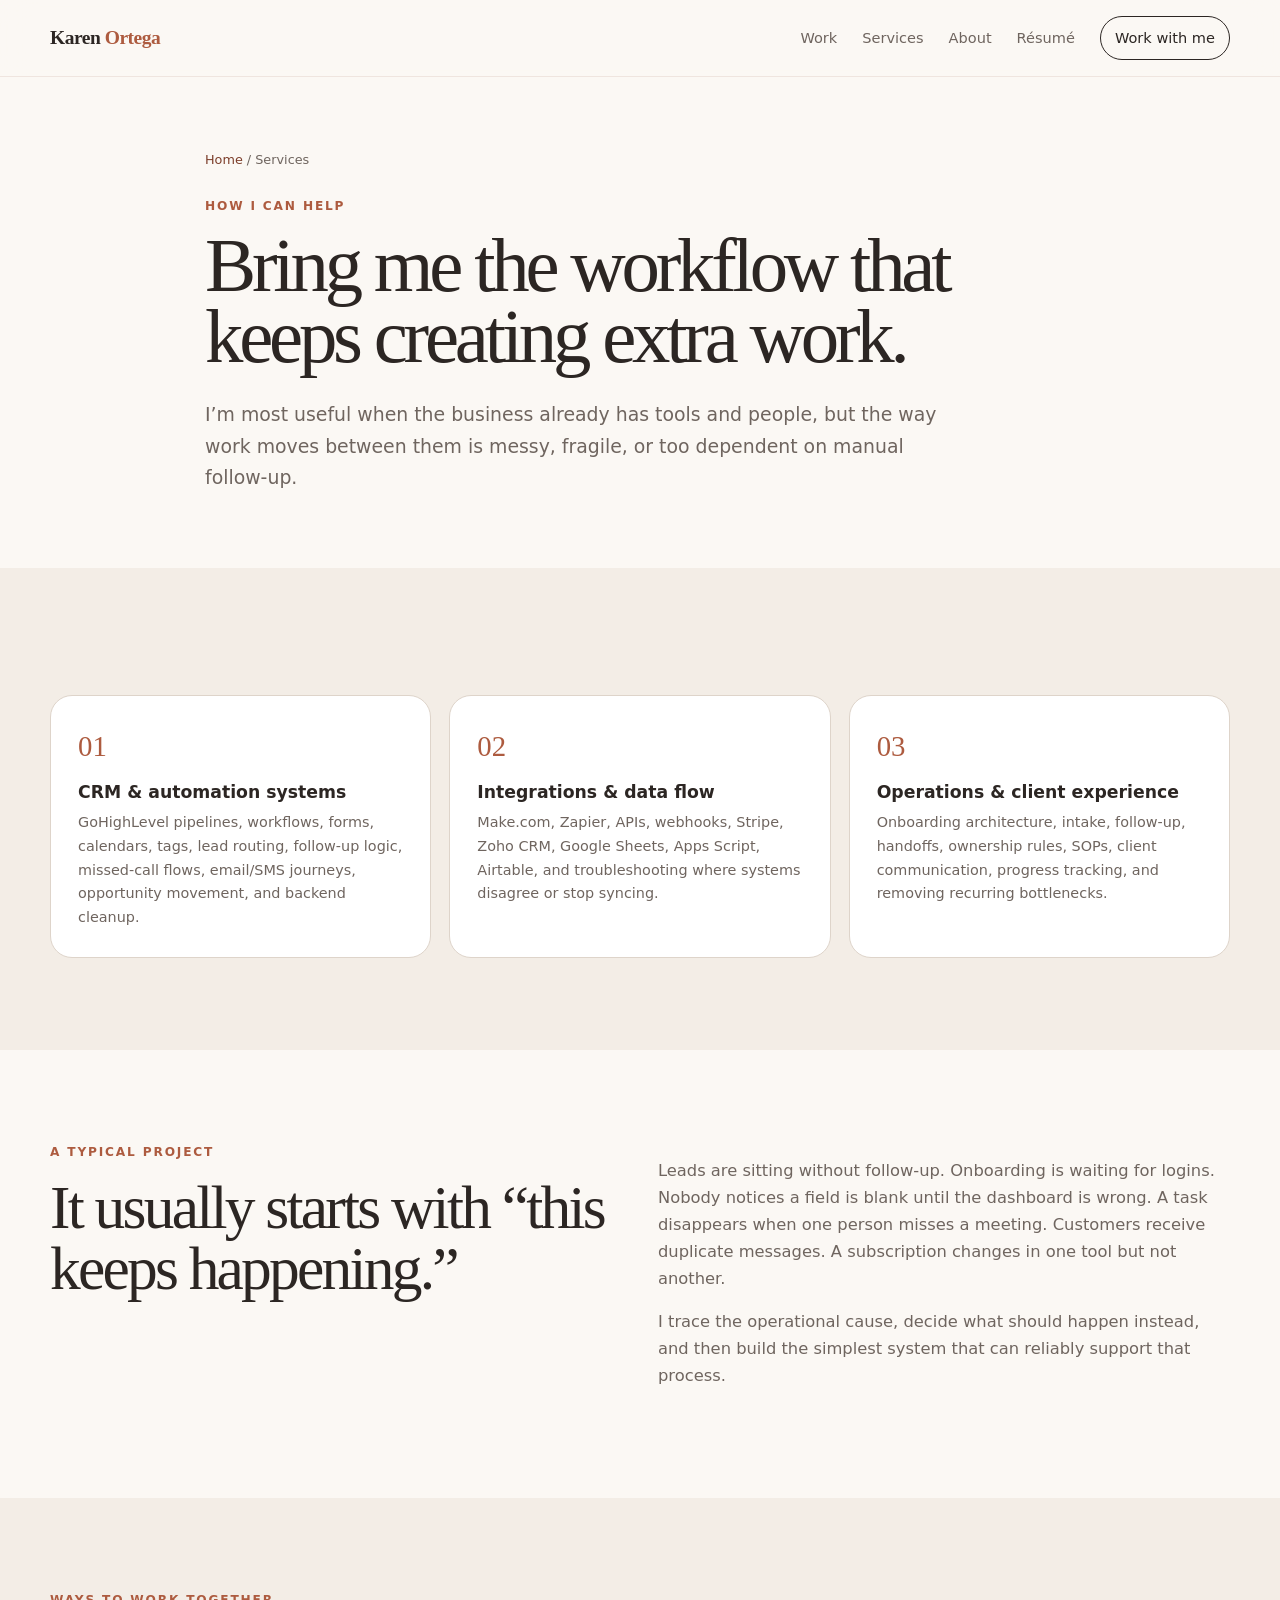
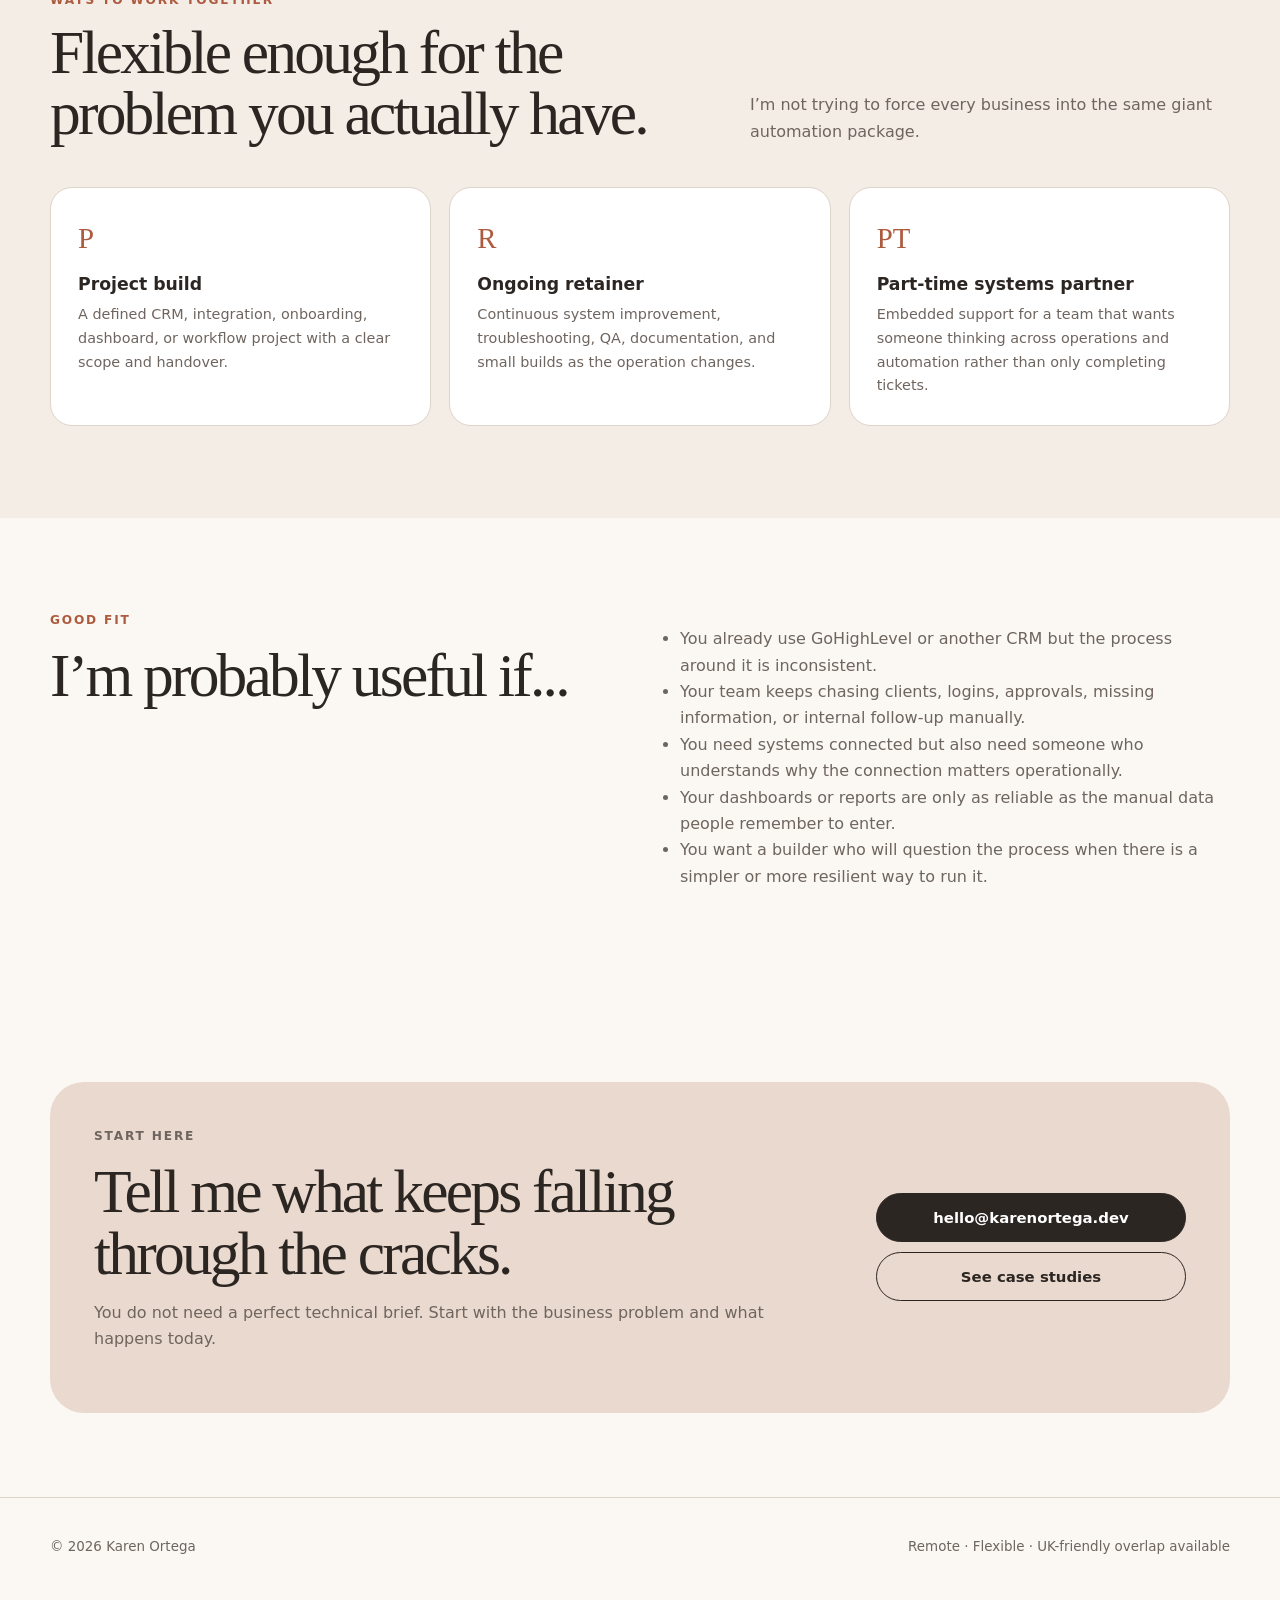
<file: services.html>
<!DOCTYPE html>
<html lang="en">
<head>
  <meta charset="UTF-8" />
  <meta name="viewport" content="width=device-width, initial-scale=1.0" />
  <meta name="description" content="Ways to work with Karen Ortega on CRM automation, operations systems, integrations, client onboarding, dashboards, and workflow improvement." />
  <link rel="canonical" href="https://karenortega.dev/services.html" />
  <link rel="stylesheet" href="assets/styles.css" />
  <title>Services | Karen Ortega</title>
</head>
<body>
  <header class="site-header"><div class="container nav-wrap"><a class="brand" href="index.html">Karen <span>Ortega</span></a><nav class="nav" aria-label="Main navigation"><a href="work.html">Work</a><a class="keep-mobile" href="services.html">Services</a><a href="about.html">About</a><a href="resume.html">Résumé</a><a href="#contact" class="nav-cta">Work with me</a></nav></div></header>

  <main>
    <section class="page-hero"><div class="container narrow"><div class="breadcrumbs"><a href="index.html">Home</a> / Services</div><p class="kicker">How I can help</p><h1>Bring me the workflow that keeps creating extra work.</h1><p class="page-lead">I’m most useful when the business already has tools and people, but the way work moves between them is messy, fragile, or too dependent on manual follow-up.</p></div></section>

    <section class="section soft">
      <div class="container">
        <div class="process-grid">
          <article class="process-card"><span class="process-num">01</span><h3>CRM & automation systems</h3><p>GoHighLevel pipelines, workflows, forms, calendars, tags, lead routing, follow-up logic, missed-call flows, email/SMS journeys, opportunity movement, and backend cleanup.</p></article>
          <article class="process-card"><span class="process-num">02</span><h3>Integrations & data flow</h3><p>Make.com, Zapier, APIs, webhooks, Stripe, Zoho CRM, Google Sheets, Apps Script, Airtable, and troubleshooting where systems disagree or stop syncing.</p></article>
          <article class="process-card"><span class="process-num">03</span><h3>Operations & client experience</h3><p>Onboarding architecture, intake, follow-up, handoffs, ownership rules, SOPs, client communication, progress tracking, and removing recurring bottlenecks.</p></article>
        </div>
      </div>
    </section>

    <section class="section">
      <div class="container two-col">
        <div><p class="kicker">A typical project</p><h2>It usually starts with “this keeps happening.”</h2></div>
        <div class="about-copy"><p>Leads are sitting without follow-up. Onboarding is waiting for logins. Nobody notices a field is blank until the dashboard is wrong. A task disappears when one person misses a meeting. Customers receive duplicate messages. A subscription changes in one tool but not another.</p><p>I trace the operational cause, decide what should happen instead, and then build the simplest system that can reliably support that process.</p></div>
      </div>
    </section>

    <section class="section soft">
      <div class="container">
        <div class="section-heading"><div><p class="kicker">Ways to work together</p><h2>Flexible enough for the problem you actually have.</h2></div><p>I’m not trying to force every business into the same giant automation package.</p></div>
        <div class="process-grid">
          <article class="process-card"><span class="process-num">P</span><h3>Project build</h3><p>A defined CRM, integration, onboarding, dashboard, or workflow project with a clear scope and handover.</p></article>
          <article class="process-card"><span class="process-num">R</span><h3>Ongoing retainer</h3><p>Continuous system improvement, troubleshooting, QA, documentation, and small builds as the operation changes.</p></article>
          <article class="process-card"><span class="process-num">PT</span><h3>Part-time systems partner</h3><p>Embedded support for a team that wants someone thinking across operations and automation rather than only completing tickets.</p></article>
        </div>
      </div>
    </section>

    <section class="section">
      <div class="container two-col">
        <div><p class="kicker">Good fit</p><h2>I’m probably useful if...</h2></div>
        <div class="case-body" style="max-width:650px"><ul><li>You already use GoHighLevel or another CRM but the process around it is inconsistent.</li><li>Your team keeps chasing clients, logins, approvals, missing information, or internal follow-up manually.</li><li>You need systems connected but also need someone who understands why the connection matters operationally.</li><li>Your dashboards or reports are only as reliable as the manual data people remember to enter.</li><li>You want a builder who will question the process when there is a simpler or more resilient way to run it.</li></ul></div>
      </div>
    </section>

    <section class="cta-section" id="contact"><div class="container"><div class="cta-card"><div><p class="kicker">Start here</p><h2>Tell me what keeps falling through the cracks.</h2><p>You do not need a perfect technical brief. Start with the business problem and what happens today.</p></div><div class="cta-actions"><a class="btn primary" href="mailto:hello@karenortega.dev">hello@karenortega.dev</a><a class="btn secondary" href="work.html">See case studies</a></div></div></div></section>
  </main>

  <footer><div class="container footer-row"><span>© 2026 Karen Ortega</span><span>Remote · Flexible · UK-friendly overlap available</span></div></footer>
</body>
</html>
</file>
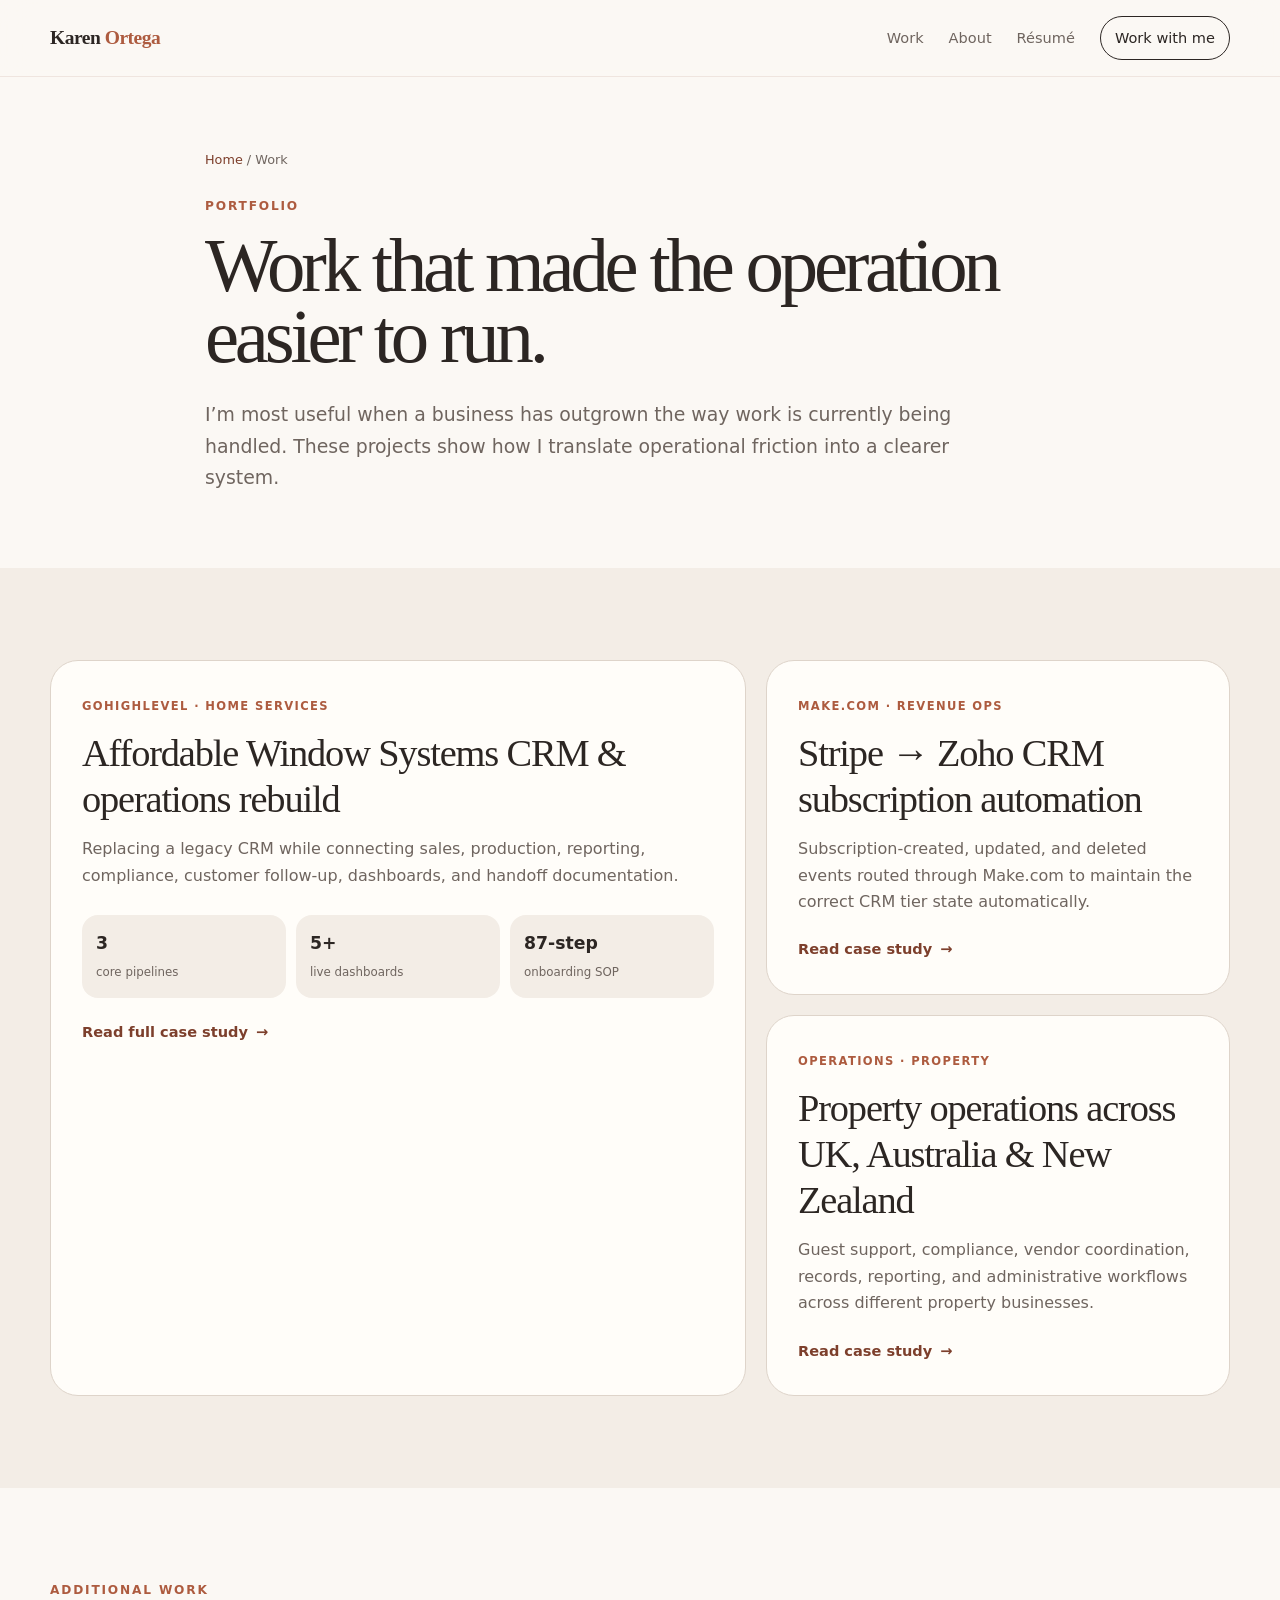
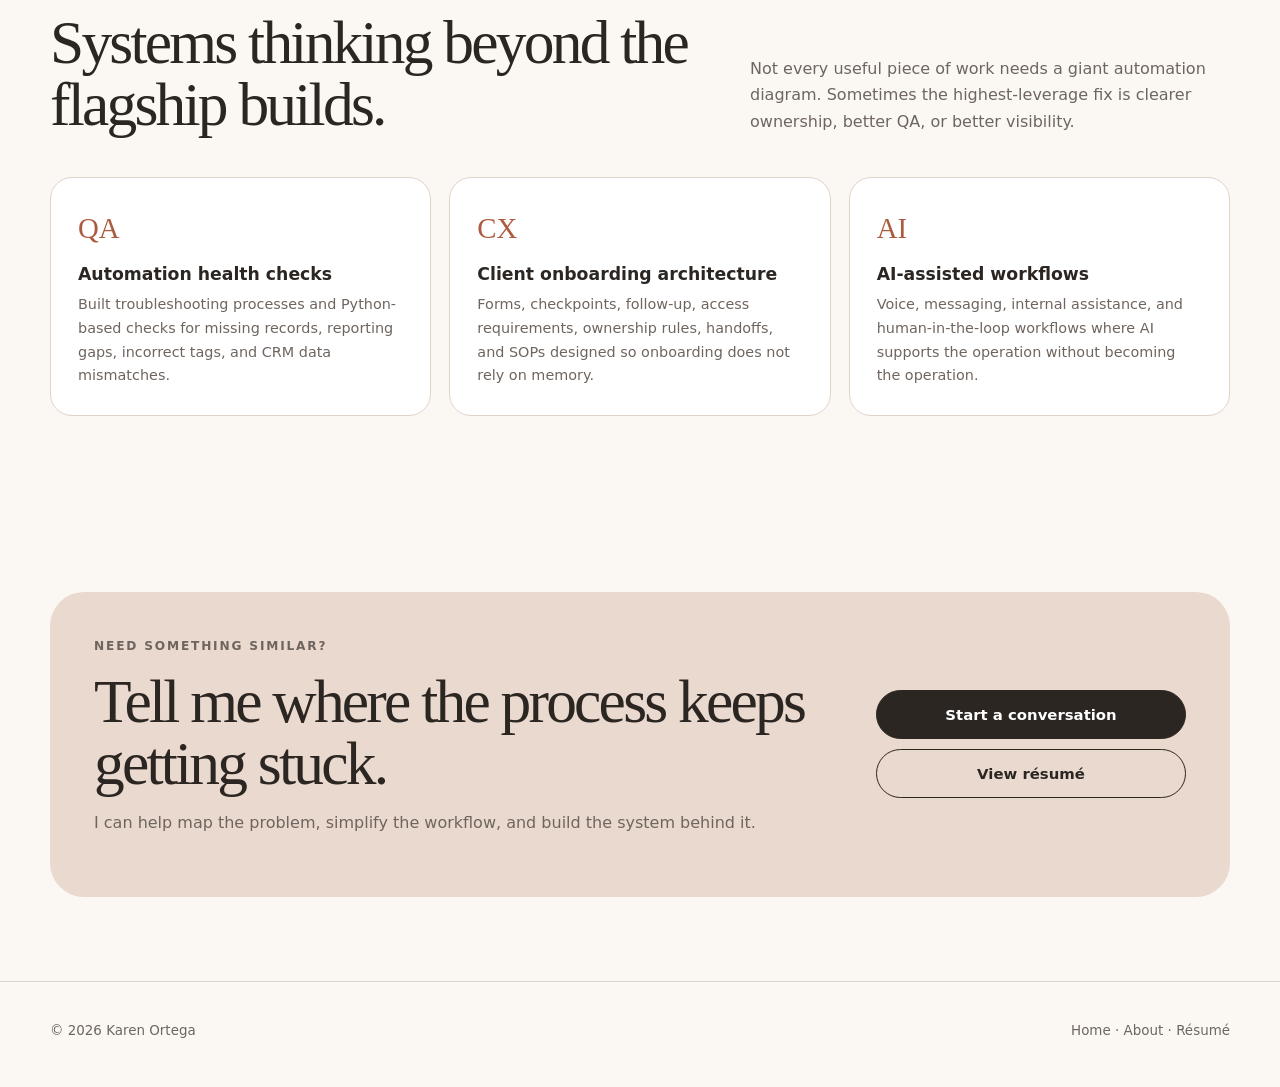
<file: work.html>
<!DOCTYPE html>
<html lang="en">
<head>
  <meta charset="UTF-8" />
  <meta name="viewport" content="width=device-width, initial-scale=1.0" />
  <meta name="description" content="Selected automation, CRM, integration, dashboard, and operations case studies by Karen Ortega." />
  <link rel="canonical" href="https://karenortega.dev/work.html" />
  <link rel="stylesheet" href="assets/styles.css" />
  <title>Work & Case Studies | Karen Ortega</title>
</head>
<body>
  <header class="site-header"><div class="container nav-wrap"><a class="brand" href="index.html">Karen <span>Ortega</span></a><nav class="nav" aria-label="Main navigation"><a class="keep-mobile" href="work.html">Work</a><a href="about.html">About</a><a href="resume.html">Résumé</a><a href="index.html#contact" class="nav-cta">Work with me</a></nav></div></header>

  <main>
    <section class="page-hero">
      <div class="container narrow">
        <div class="breadcrumbs"><a href="index.html">Home</a> / Work</div>
        <p class="kicker">Portfolio</p>
        <h1>Work that made the operation easier to run.</h1>
        <p class="page-lead">I’m most useful when a business has outgrown the way work is currently being handled. These projects show how I translate operational friction into a clearer system.</p>
      </div>
    </section>

    <section class="section soft">
      <div class="container">
        <div class="work-grid">
          <a class="work-card large" href="case-studies/affordable-window-systems.html"><div class="work-inner"><span class="work-tag">GoHighLevel · Home services</span><h3>Affordable Window Systems CRM & operations rebuild</h3><p>Replacing a legacy CRM while connecting sales, production, reporting, compliance, customer follow-up, dashboards, and handoff documentation.</p><div class="metric-row"><div class="metric"><strong>3</strong><span>core pipelines</span></div><div class="metric"><strong>5+</strong><span>live dashboards</span></div><div class="metric"><strong>87-step</strong><span>onboarding SOP</span></div></div><span class="work-link">Read full case study</span></div></a>

          <a class="work-card" href="case-studies/stripe-zoho.html"><div class="work-inner"><span class="work-tag">Make.com · Revenue ops</span><h3>Stripe → Zoho CRM subscription automation</h3><p>Subscription-created, updated, and deleted events routed through Make.com to maintain the correct CRM tier state automatically.</p><span class="work-link">Read case study</span></div></a>

          <a class="work-card" href="case-studies/property-operations.html"><div class="work-inner"><span class="work-tag">Operations · Property</span><h3>Property operations across UK, Australia & New Zealand</h3><p>Guest support, compliance, vendor coordination, records, reporting, and administrative workflows across different property businesses.</p><span class="work-link">Read case study</span></div></a>
        </div>
      </div>
    </section>

    <section class="section">
      <div class="container">
        <div class="section-heading"><div><p class="kicker">Additional work</p><h2>Systems thinking beyond the flagship builds.</h2></div><p>Not every useful piece of work needs a giant automation diagram. Sometimes the highest-leverage fix is clearer ownership, better QA, or better visibility.</p></div>
        <div class="process-grid">
          <article class="process-card"><span class="process-num">QA</span><h3>Automation health checks</h3><p>Built troubleshooting processes and Python-based checks for missing records, reporting gaps, incorrect tags, and CRM data mismatches.</p></article>
          <article class="process-card"><span class="process-num">CX</span><h3>Client onboarding architecture</h3><p>Forms, checkpoints, follow-up, access requirements, ownership rules, handoffs, and SOPs designed so onboarding does not rely on memory.</p></article>
          <article class="process-card"><span class="process-num">AI</span><h3>AI-assisted workflows</h3><p>Voice, messaging, internal assistance, and human-in-the-loop workflows where AI supports the operation without becoming the operation.</p></article>
        </div>
      </div>
    </section>

    <section class="cta-section"><div class="container"><div class="cta-card"><div><p class="kicker">Need something similar?</p><h2>Tell me where the process keeps getting stuck.</h2><p>I can help map the problem, simplify the workflow, and build the system behind it.</p></div><div class="cta-actions"><a class="btn primary" href="mailto:hello@karenortega.dev">Start a conversation</a><a class="btn secondary" href="resume.html">View résumé</a></div></div></div></section>
  </main>

  <footer><div class="container footer-row"><span>© 2026 Karen Ortega</span><span><a href="index.html">Home</a> · <a href="about.html">About</a> · <a href="resume.html">Résumé</a></span></div></footer>
</body>
</html>
</file>
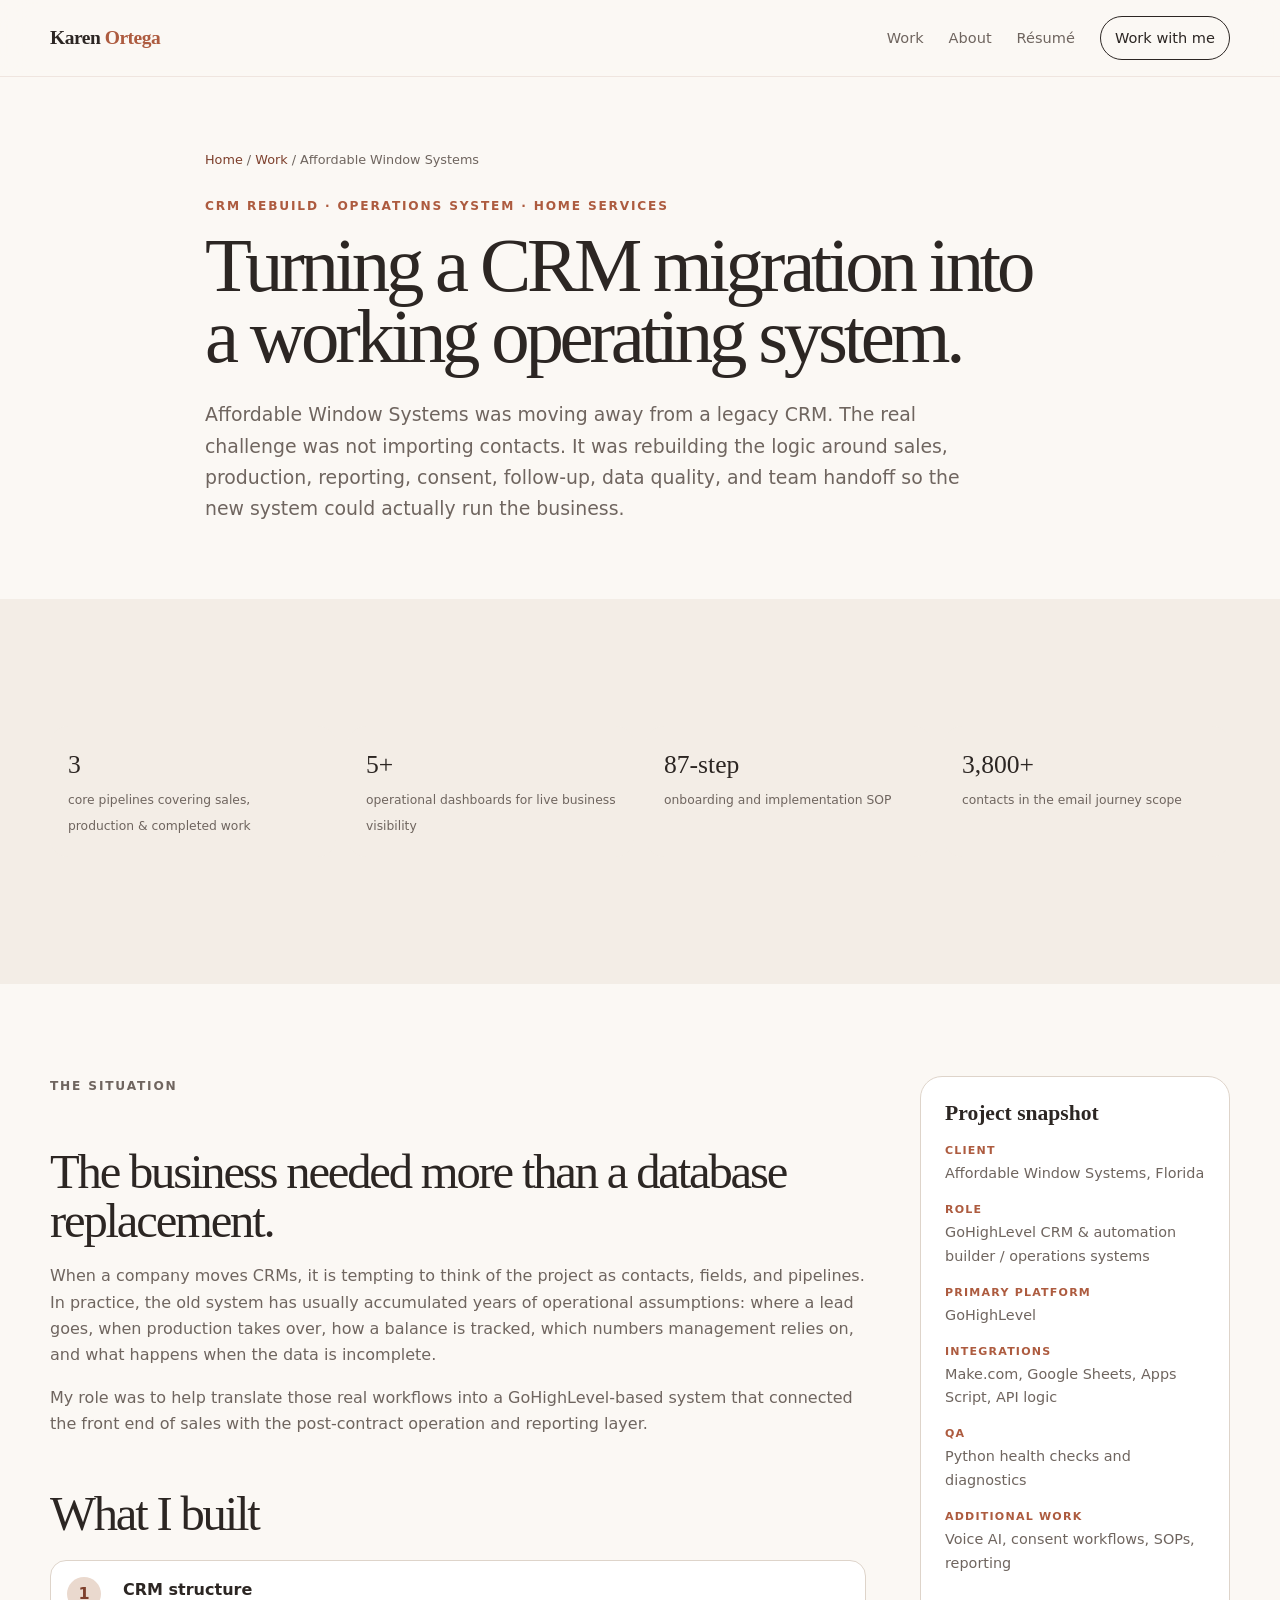
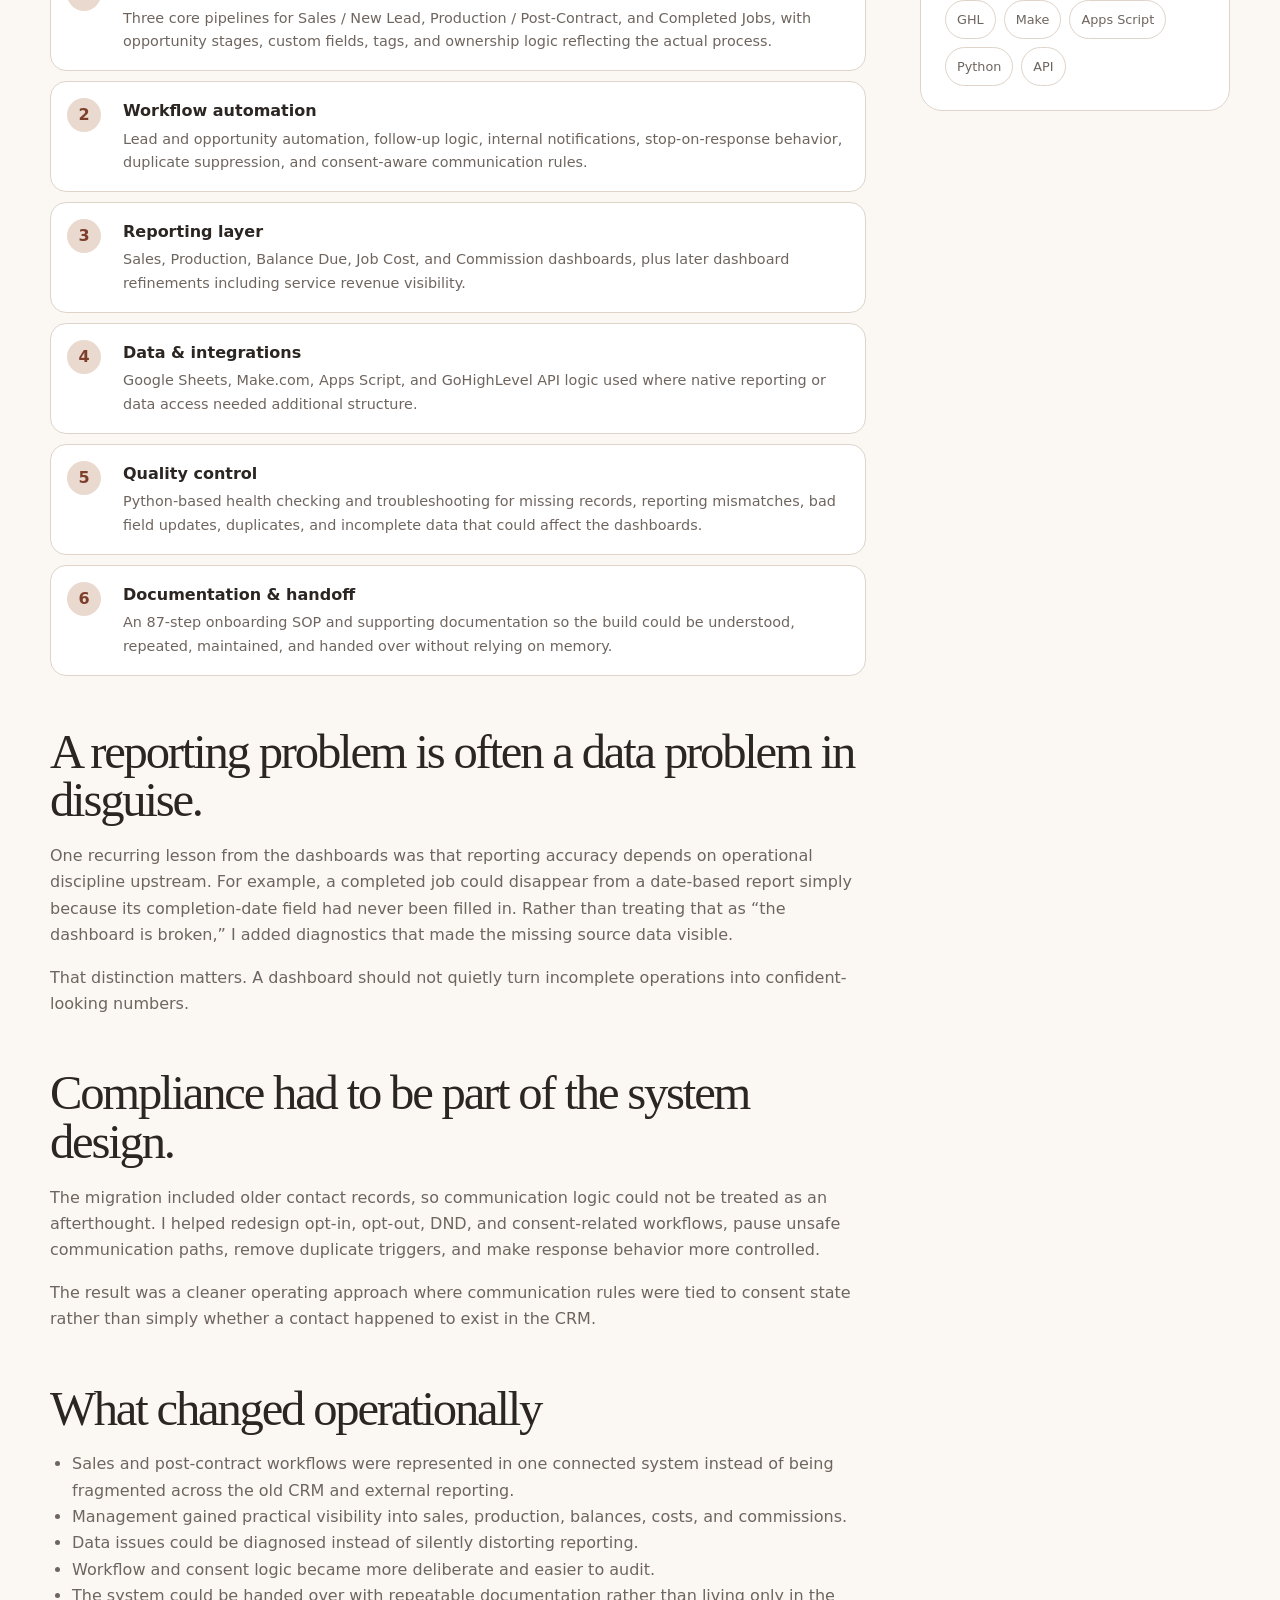
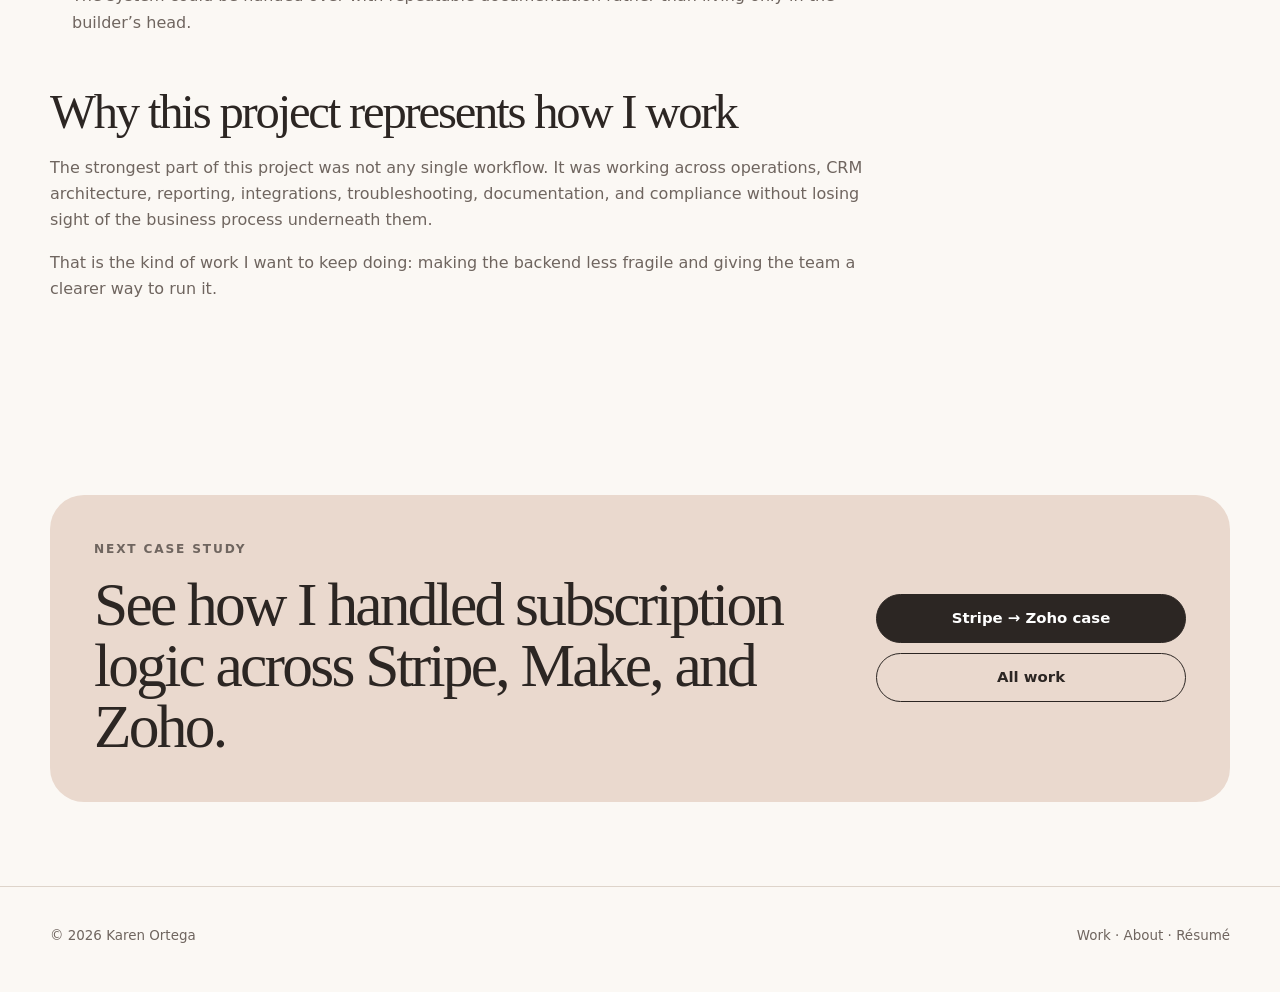
<file: case-studies/affordable-window-systems.html>
<!DOCTYPE html>
<html lang="en">
<head>
  <meta charset="UTF-8" />
  <meta name="viewport" content="width=device-width, initial-scale=1.0" />
  <meta name="description" content="Case study: Karen Ortega rebuilt Affordable Window Systems' CRM and operational reporting in GoHighLevel with integrations, dashboards, QA, and documentation." />
  <link rel="canonical" href="https://karenortega.dev/case-studies/affordable-window-systems.html" />
  <link rel="stylesheet" href="../assets/styles.css" />
  <title>Affordable Window Systems Case Study | Karen Ortega</title>
</head>
<body>
  <header class="site-header"><div class="container nav-wrap"><a class="brand" href="../index.html">Karen <span>Ortega</span></a><nav class="nav" aria-label="Main navigation"><a class="keep-mobile" href="../work.html">Work</a><a href="../about.html">About</a><a href="../resume.html">Résumé</a><a href="../index.html#contact" class="nav-cta">Work with me</a></nav></div></header>

  <main>
    <section class="page-hero">
      <div class="container narrow">
        <div class="breadcrumbs"><a href="../index.html">Home</a> / <a href="../work.html">Work</a> / Affordable Window Systems</div>
        <p class="kicker">CRM rebuild · Operations system · Home services</p>
        <h1>Turning a CRM migration into a working operating system.</h1>
        <p class="page-lead">Affordable Window Systems was moving away from a legacy CRM. The real challenge was not importing contacts. It was rebuilding the logic around sales, production, reporting, consent, follow-up, data quality, and team handoff so the new system could actually run the business.</p>
      </div>
    </section>

    <section class="section soft">
      <div class="container">
        <div class="case-stats">
          <div class="stat"><strong>3</strong><span>core pipelines covering sales, production & completed work</span></div>
          <div class="stat"><strong>5+</strong><span>operational dashboards for live business visibility</span></div>
          <div class="stat"><strong>87-step</strong><span>onboarding and implementation SOP</span></div>
          <div class="stat"><strong>3,800+</strong><span>contacts in the email journey scope</span></div>
        </div>
      </div>
    </section>

    <section class="section">
      <div class="container case-shell">
        <article class="case-body">
          <p class="kicker">The situation</p>
          <h2>The business needed more than a database replacement.</h2>
          <p>When a company moves CRMs, it is tempting to think of the project as contacts, fields, and pipelines. In practice, the old system has usually accumulated years of operational assumptions: where a lead goes, when production takes over, how a balance is tracked, which numbers management relies on, and what happens when the data is incomplete.</p>
          <p>My role was to help translate those real workflows into a GoHighLevel-based system that connected the front end of sales with the post-contract operation and reporting layer.</p>

          <h2>What I built</h2>
          <div class="flow">
            <div class="flow-step"><span>1</span><div><strong>CRM structure</strong><p>Three core pipelines for Sales / New Lead, Production / Post-Contract, and Completed Jobs, with opportunity stages, custom fields, tags, and ownership logic reflecting the actual process.</p></div></div>
            <div class="flow-step"><span>2</span><div><strong>Workflow automation</strong><p>Lead and opportunity automation, follow-up logic, internal notifications, stop-on-response behavior, duplicate suppression, and consent-aware communication rules.</p></div></div>
            <div class="flow-step"><span>3</span><div><strong>Reporting layer</strong><p>Sales, Production, Balance Due, Job Cost, and Commission dashboards, plus later dashboard refinements including service revenue visibility.</p></div></div>
            <div class="flow-step"><span>4</span><div><strong>Data & integrations</strong><p>Google Sheets, Make.com, Apps Script, and GoHighLevel API logic used where native reporting or data access needed additional structure.</p></div></div>
            <div class="flow-step"><span>5</span><div><strong>Quality control</strong><p>Python-based health checking and troubleshooting for missing records, reporting mismatches, bad field updates, duplicates, and incomplete data that could affect the dashboards.</p></div></div>
            <div class="flow-step"><span>6</span><div><strong>Documentation & handoff</strong><p>An 87-step onboarding SOP and supporting documentation so the build could be understood, repeated, maintained, and handed over without relying on memory.</p></div></div>
          </div>

          <h2>A reporting problem is often a data problem in disguise.</h2>
          <p>One recurring lesson from the dashboards was that reporting accuracy depends on operational discipline upstream. For example, a completed job could disappear from a date-based report simply because its completion-date field had never been filled in. Rather than treating that as “the dashboard is broken,” I added diagnostics that made the missing source data visible.</p>
          <p>That distinction matters. A dashboard should not quietly turn incomplete operations into confident-looking numbers.</p>

          <h2>Compliance had to be part of the system design.</h2>
          <p>The migration included older contact records, so communication logic could not be treated as an afterthought. I helped redesign opt-in, opt-out, DND, and consent-related workflows, pause unsafe communication paths, remove duplicate triggers, and make response behavior more controlled.</p>
          <p>The result was a cleaner operating approach where communication rules were tied to consent state rather than simply whether a contact happened to exist in the CRM.</p>

          <h2>What changed operationally</h2>
          <ul>
            <li>Sales and post-contract workflows were represented in one connected system instead of being fragmented across the old CRM and external reporting.</li>
            <li>Management gained practical visibility into sales, production, balances, costs, and commissions.</li>
            <li>Data issues could be diagnosed instead of silently distorting reporting.</li>
            <li>Workflow and consent logic became more deliberate and easier to audit.</li>
            <li>The system could be handed over with repeatable documentation rather than living only in the builder’s head.</li>
          </ul>

          <h2>Why this project represents how I work</h2>
          <p>The strongest part of this project was not any single workflow. It was working across operations, CRM architecture, reporting, integrations, troubleshooting, documentation, and compliance without losing sight of the business process underneath them.</p>
          <p>That is the kind of work I want to keep doing: making the backend less fragile and giving the team a clearer way to run it.</p>
        </article>

        <aside class="case-sidebar">
          <h3>Project snapshot</h3>
          <dl>
            <dt>Client</dt><dd>Affordable Window Systems, Florida</dd>
            <dt>Role</dt><dd>GoHighLevel CRM & automation builder / operations systems</dd>
            <dt>Primary platform</dt><dd>GoHighLevel</dd>
            <dt>Integrations</dt><dd>Make.com, Google Sheets, Apps Script, API logic</dd>
            <dt>QA</dt><dd>Python health checks and diagnostics</dd>
            <dt>Additional work</dt><dd>Voice AI, consent workflows, SOPs, reporting</dd>
          </dl>
          <div class="stack-list"><span class="chip">GHL</span><span class="chip">Make</span><span class="chip">Apps Script</span><span class="chip">Python</span><span class="chip">API</span></div>
        </aside>
      </div>
    </section>

    <section class="cta-section"><div class="container"><div class="cta-card"><div><p class="kicker">Next case study</p><h2>See how I handled subscription logic across Stripe, Make, and Zoho.</h2></div><div class="cta-actions"><a class="btn primary" href="stripe-zoho.html">Stripe → Zoho case</a><a class="btn secondary" href="../work.html">All work</a></div></div></div></section>
  </main>

  <footer><div class="container footer-row"><span>© 2026 Karen Ortega</span><span><a href="../work.html">Work</a> · <a href="../about.html">About</a> · <a href="../resume.html">Résumé</a></span></div></footer>
</body>
</html>
</file>
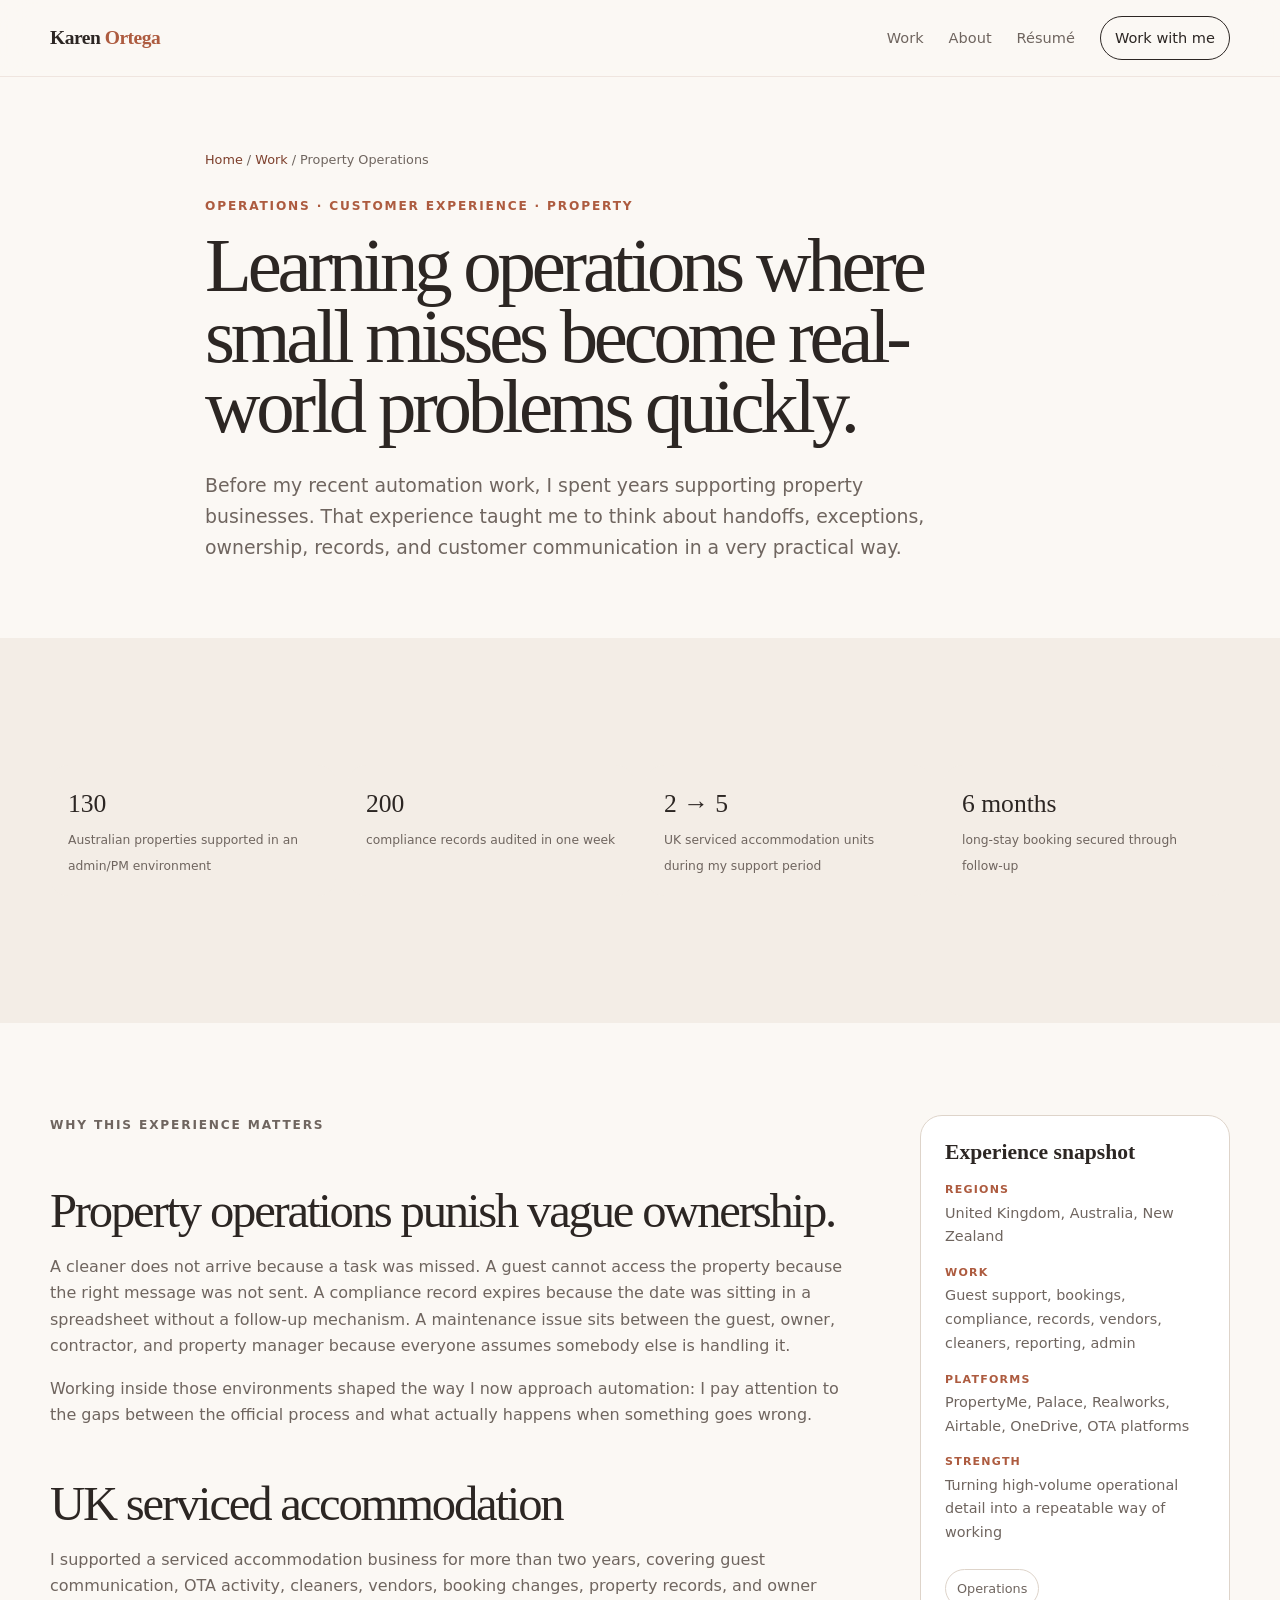
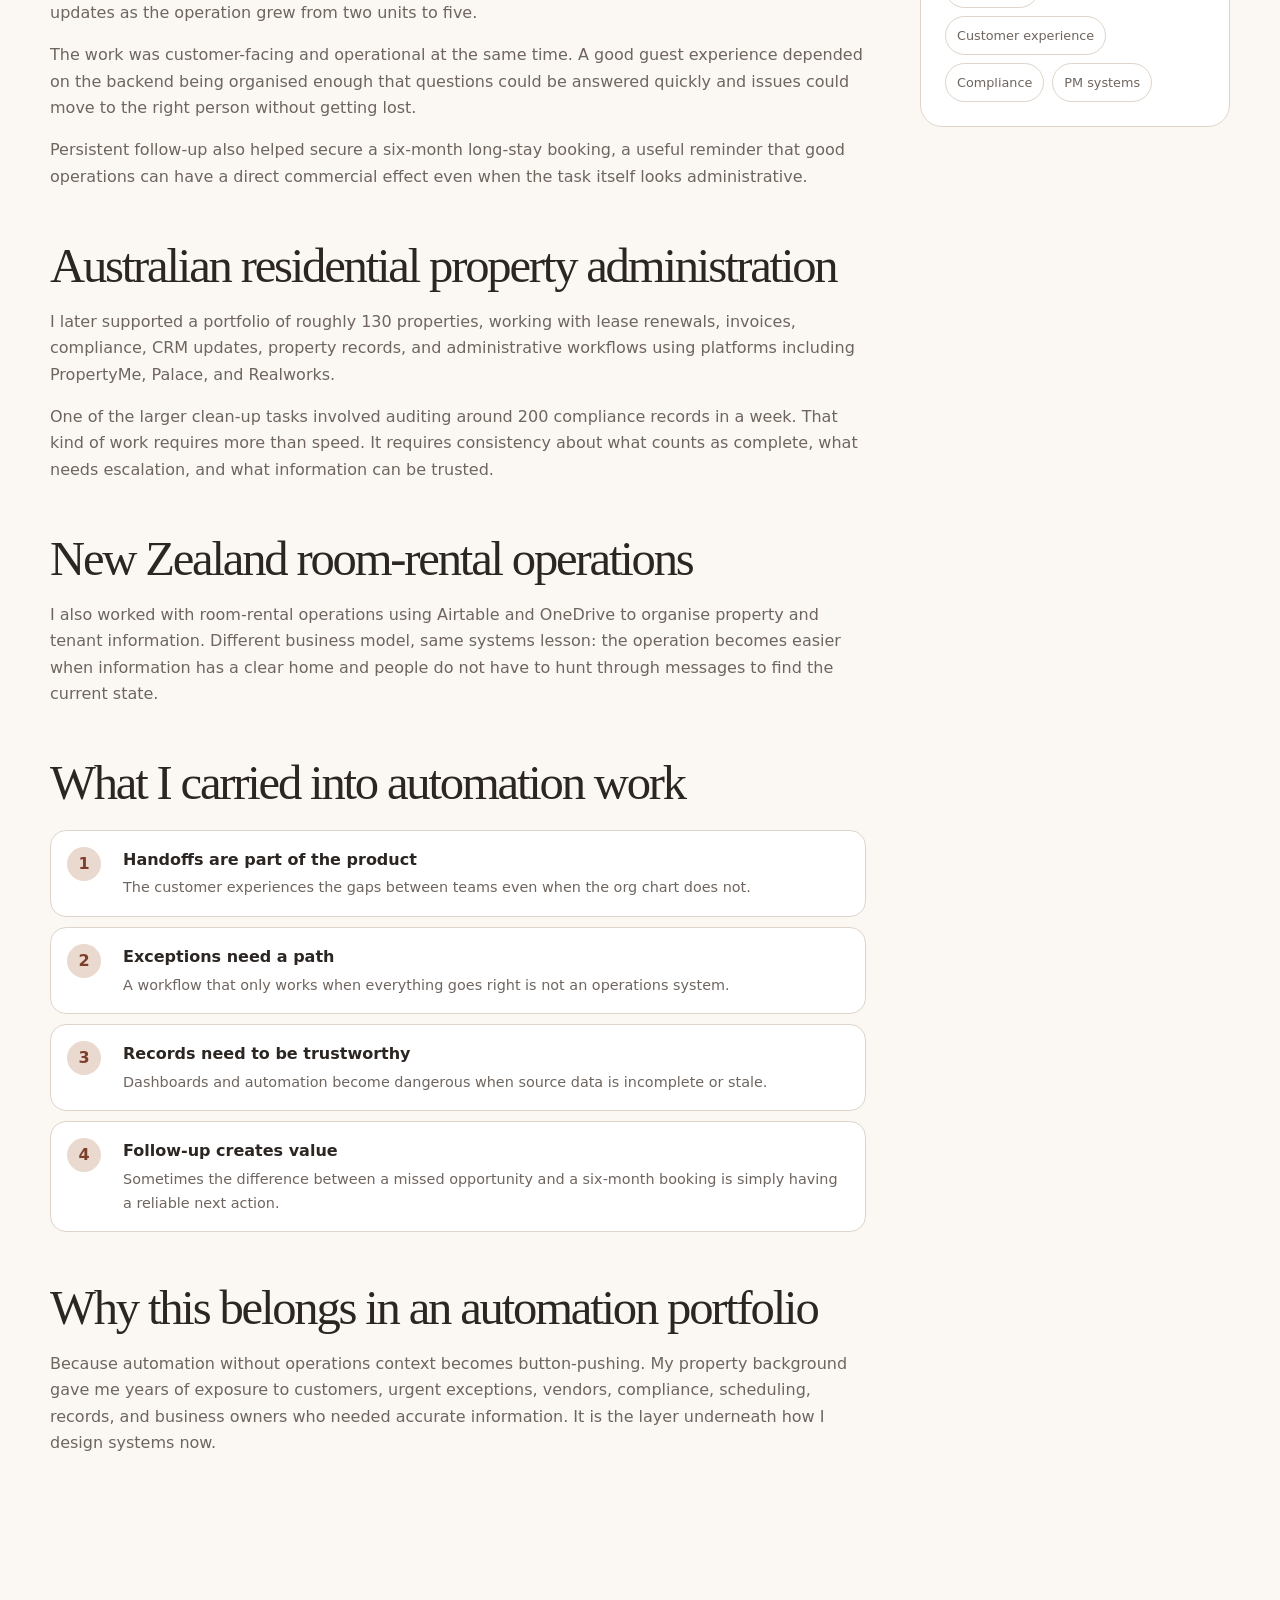
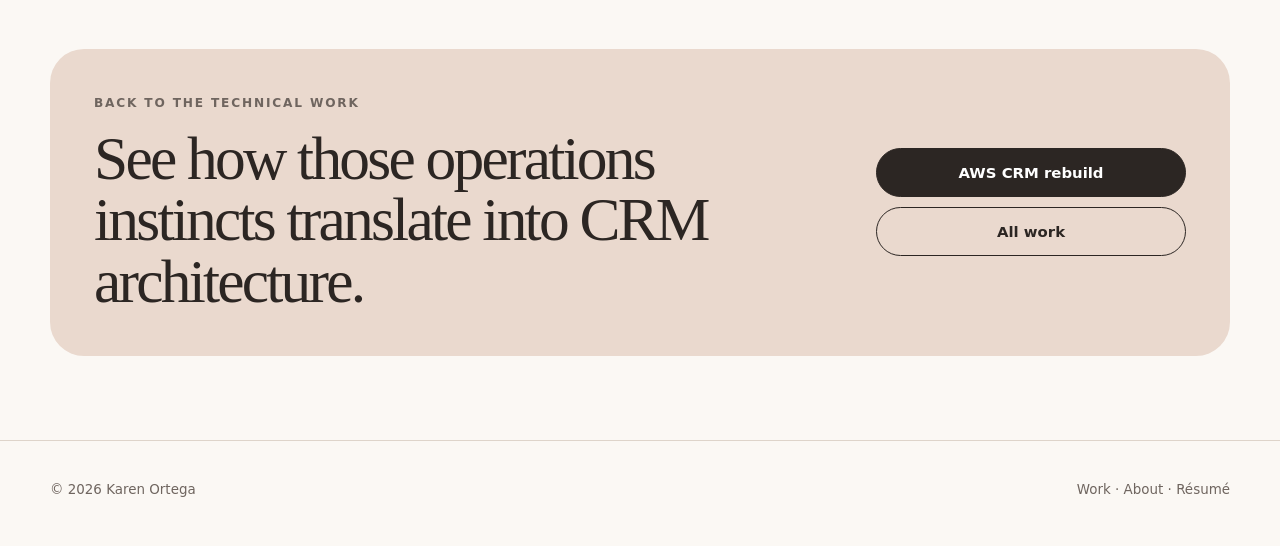
<file: case-studies/property-operations.html>
<!DOCTYPE html>
<html lang="en">
<head>
  <meta charset="UTF-8" />
  <meta name="viewport" content="width=device-width, initial-scale=1.0" />
  <meta name="description" content="Case study: Karen Ortega supported property operations across the UK, Australia, and New Zealand, including guest experience, compliance, vendors, records, and reporting." />
  <link rel="canonical" href="https://karenortega.dev/case-studies/property-operations.html" />
  <link rel="stylesheet" href="../assets/styles.css" />
  <title>Property Operations Case Study | Karen Ortega</title>
</head>
<body>
  <header class="site-header"><div class="container nav-wrap"><a class="brand" href="../index.html">Karen <span>Ortega</span></a><nav class="nav" aria-label="Main navigation"><a class="keep-mobile" href="../work.html">Work</a><a href="../about.html">About</a><a href="../resume.html">Résumé</a><a href="../index.html#contact" class="nav-cta">Work with me</a></nav></div></header>

  <main>
    <section class="page-hero"><div class="container narrow"><div class="breadcrumbs"><a href="../index.html">Home</a> / <a href="../work.html">Work</a> / Property Operations</div><p class="kicker">Operations · Customer experience · Property</p><h1>Learning operations where small misses become real-world problems quickly.</h1><p class="page-lead">Before my recent automation work, I spent years supporting property businesses. That experience taught me to think about handoffs, exceptions, ownership, records, and customer communication in a very practical way.</p></div></section>

    <section class="section soft"><div class="container"><div class="case-stats"><div class="stat"><strong>130</strong><span>Australian properties supported in an admin/PM environment</span></div><div class="stat"><strong>200</strong><span>compliance records audited in one week</span></div><div class="stat"><strong>2 → 5</strong><span>UK serviced accommodation units during my support period</span></div><div class="stat"><strong>6 months</strong><span>long-stay booking secured through follow-up</span></div></div></div></section>

    <section class="section">
      <div class="container case-shell">
        <article class="case-body">
          <p class="kicker">Why this experience matters</p>
          <h2>Property operations punish vague ownership.</h2>
          <p>A cleaner does not arrive because a task was missed. A guest cannot access the property because the right message was not sent. A compliance record expires because the date was sitting in a spreadsheet without a follow-up mechanism. A maintenance issue sits between the guest, owner, contractor, and property manager because everyone assumes somebody else is handling it.</p>
          <p>Working inside those environments shaped the way I now approach automation: I pay attention to the gaps between the official process and what actually happens when something goes wrong.</p>

          <h2>UK serviced accommodation</h2>
          <p>I supported a serviced accommodation business for more than two years, covering guest communication, OTA activity, cleaners, vendors, booking changes, property records, and owner updates as the operation grew from two units to five.</p>
          <p>The work was customer-facing and operational at the same time. A good guest experience depended on the backend being organised enough that questions could be answered quickly and issues could move to the right person without getting lost.</p>
          <p>Persistent follow-up also helped secure a six-month long-stay booking, a useful reminder that good operations can have a direct commercial effect even when the task itself looks administrative.</p>

          <h2>Australian residential property administration</h2>
          <p>I later supported a portfolio of roughly 130 properties, working with lease renewals, invoices, compliance, CRM updates, property records, and administrative workflows using platforms including PropertyMe, Palace, and Realworks.</p>
          <p>One of the larger clean-up tasks involved auditing around 200 compliance records in a week. That kind of work requires more than speed. It requires consistency about what counts as complete, what needs escalation, and what information can be trusted.</p>

          <h2>New Zealand room-rental operations</h2>
          <p>I also worked with room-rental operations using Airtable and OneDrive to organise property and tenant information. Different business model, same systems lesson: the operation becomes easier when information has a clear home and people do not have to hunt through messages to find the current state.</p>

          <h2>What I carried into automation work</h2>
          <div class="flow">
            <div class="flow-step"><span>1</span><div><strong>Handoffs are part of the product</strong><p>The customer experiences the gaps between teams even when the org chart does not.</p></div></div>
            <div class="flow-step"><span>2</span><div><strong>Exceptions need a path</strong><p>A workflow that only works when everything goes right is not an operations system.</p></div></div>
            <div class="flow-step"><span>3</span><div><strong>Records need to be trustworthy</strong><p>Dashboards and automation become dangerous when source data is incomplete or stale.</p></div></div>
            <div class="flow-step"><span>4</span><div><strong>Follow-up creates value</strong><p>Sometimes the difference between a missed opportunity and a six-month booking is simply having a reliable next action.</p></div></div>
          </div>

          <h2>Why this belongs in an automation portfolio</h2>
          <p>Because automation without operations context becomes button-pushing. My property background gave me years of exposure to customers, urgent exceptions, vendors, compliance, scheduling, records, and business owners who needed accurate information. It is the layer underneath how I design systems now.</p>
        </article>

        <aside class="case-sidebar"><h3>Experience snapshot</h3><dl><dt>Regions</dt><dd>United Kingdom, Australia, New Zealand</dd><dt>Work</dt><dd>Guest support, bookings, compliance, records, vendors, cleaners, reporting, admin</dd><dt>Platforms</dt><dd>PropertyMe, Palace, Realworks, Airtable, OneDrive, OTA platforms</dd><dt>Strength</dt><dd>Turning high-volume operational detail into a repeatable way of working</dd></dl><div class="stack-list"><span class="chip">Operations</span><span class="chip">Customer experience</span><span class="chip">Compliance</span><span class="chip">PM systems</span></div></aside>
      </div>
    </section>

    <section class="cta-section"><div class="container"><div class="cta-card"><div><p class="kicker">Back to the technical work</p><h2>See how those operations instincts translate into CRM architecture.</h2></div><div class="cta-actions"><a class="btn primary" href="affordable-window-systems.html">AWS CRM rebuild</a><a class="btn secondary" href="../work.html">All work</a></div></div></div></section>
  </main>

  <footer><div class="container footer-row"><span>© 2026 Karen Ortega</span><span><a href="../work.html">Work</a> · <a href="../about.html">About</a> · <a href="../resume.html">Résumé</a></span></div></footer>
</body>
</html>
</file>
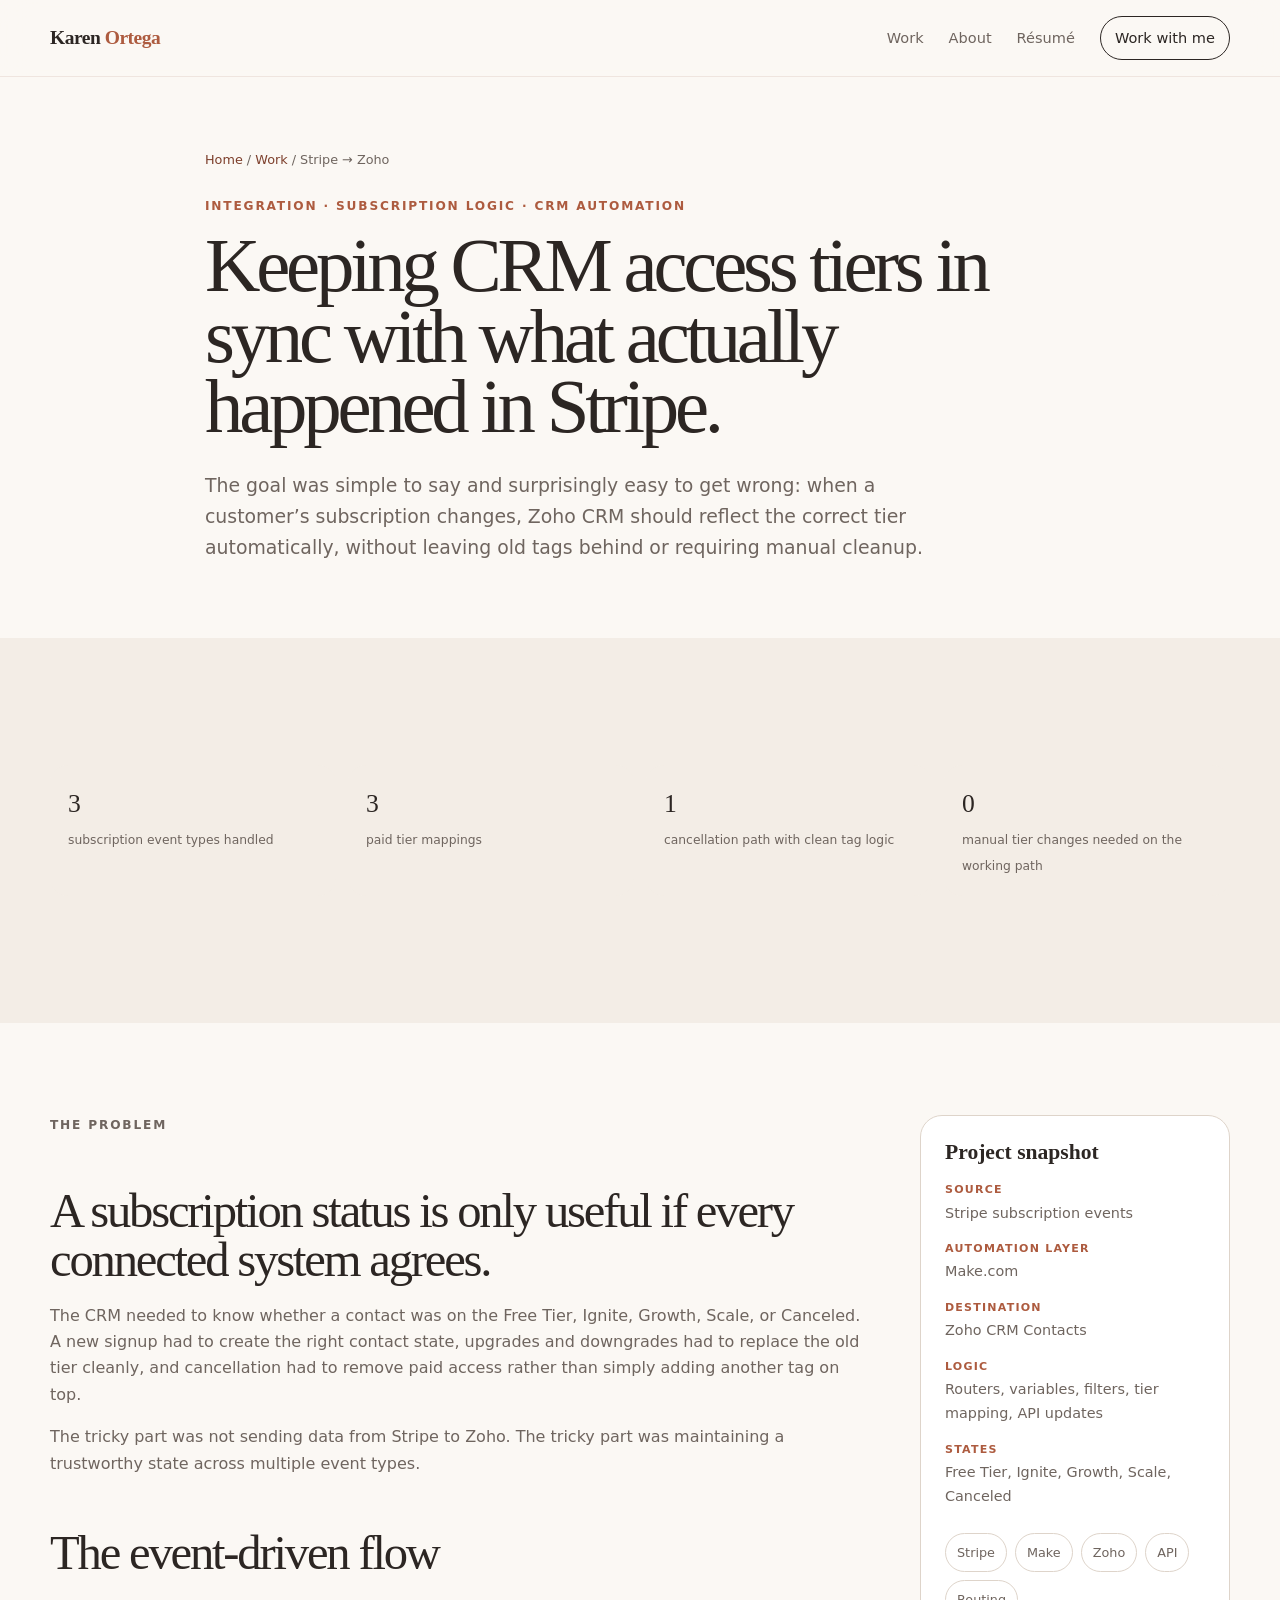
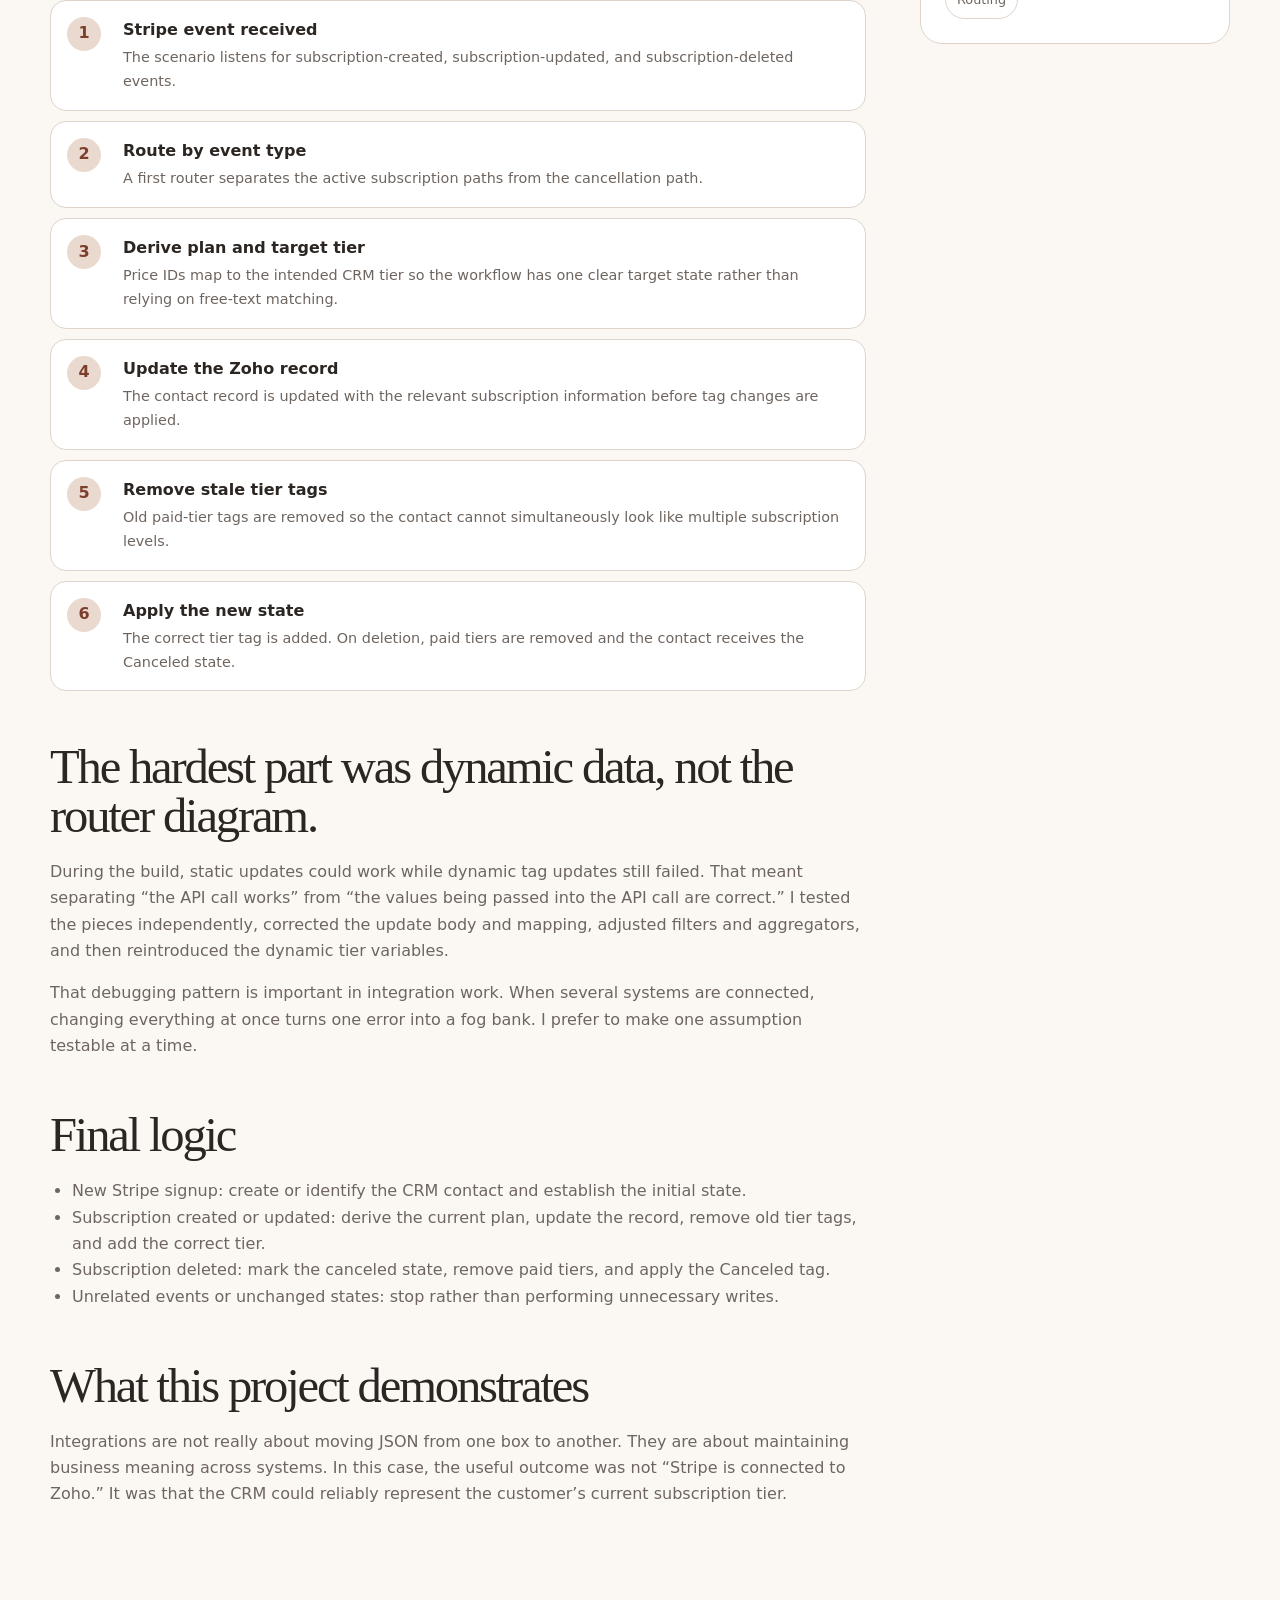
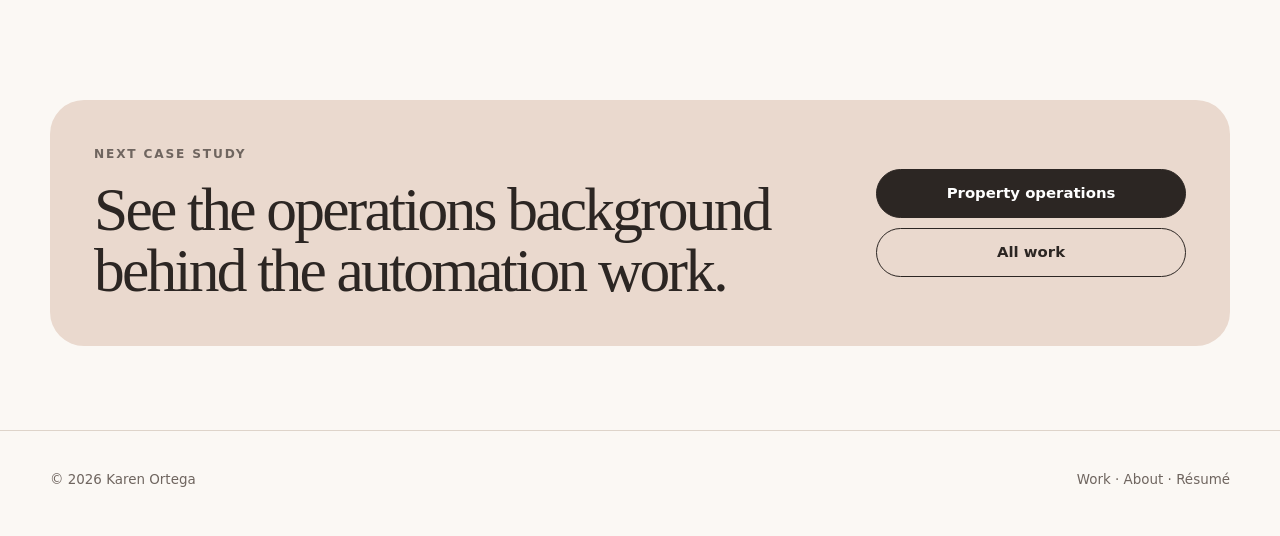
<file: case-studies/stripe-zoho.html>
<!DOCTYPE html>
<html lang="en">
<head>
  <meta charset="UTF-8" />
  <meta name="viewport" content="width=device-width, initial-scale=1.0" />
  <meta name="description" content="Case study: Stripe subscription events routed through Make.com to update Zoho CRM tiers, tags, and cancellation status automatically." />
  <link rel="canonical" href="https://karenortega.dev/case-studies/stripe-zoho.html" />
  <link rel="stylesheet" href="../assets/styles.css" />
  <title>Stripe → Zoho Automation Case Study | Karen Ortega</title>
</head>
<body>
  <header class="site-header"><div class="container nav-wrap"><a class="brand" href="../index.html">Karen <span>Ortega</span></a><nav class="nav" aria-label="Main navigation"><a class="keep-mobile" href="../work.html">Work</a><a href="../about.html">About</a><a href="../resume.html">Résumé</a><a href="../index.html#contact" class="nav-cta">Work with me</a></nav></div></header>

  <main>
    <section class="page-hero"><div class="container narrow"><div class="breadcrumbs"><a href="../index.html">Home</a> / <a href="../work.html">Work</a> / Stripe → Zoho</div><p class="kicker">Integration · Subscription logic · CRM automation</p><h1>Keeping CRM access tiers in sync with what actually happened in Stripe.</h1><p class="page-lead">The goal was simple to say and surprisingly easy to get wrong: when a customer’s subscription changes, Zoho CRM should reflect the correct tier automatically, without leaving old tags behind or requiring manual cleanup.</p></div></section>

    <section class="section soft"><div class="container"><div class="case-stats"><div class="stat"><strong>3</strong><span>subscription event types handled</span></div><div class="stat"><strong>3</strong><span>paid tier mappings</span></div><div class="stat"><strong>1</strong><span>cancellation path with clean tag logic</span></div><div class="stat"><strong>0</strong><span>manual tier changes needed on the working path</span></div></div></div></section>

    <section class="section">
      <div class="container case-shell">
        <article class="case-body">
          <p class="kicker">The problem</p>
          <h2>A subscription status is only useful if every connected system agrees.</h2>
          <p>The CRM needed to know whether a contact was on the Free Tier, Ignite, Growth, Scale, or Canceled. A new signup had to create the right contact state, upgrades and downgrades had to replace the old tier cleanly, and cancellation had to remove paid access rather than simply adding another tag on top.</p>
          <p>The tricky part was not sending data from Stripe to Zoho. The tricky part was maintaining a trustworthy state across multiple event types.</p>

          <h2>The event-driven flow</h2>
          <div class="flow">
            <div class="flow-step"><span>1</span><div><strong>Stripe event received</strong><p>The scenario listens for subscription-created, subscription-updated, and subscription-deleted events.</p></div></div>
            <div class="flow-step"><span>2</span><div><strong>Route by event type</strong><p>A first router separates the active subscription paths from the cancellation path.</p></div></div>
            <div class="flow-step"><span>3</span><div><strong>Derive plan and target tier</strong><p>Price IDs map to the intended CRM tier so the workflow has one clear target state rather than relying on free-text matching.</p></div></div>
            <div class="flow-step"><span>4</span><div><strong>Update the Zoho record</strong><p>The contact record is updated with the relevant subscription information before tag changes are applied.</p></div></div>
            <div class="flow-step"><span>5</span><div><strong>Remove stale tier tags</strong><p>Old paid-tier tags are removed so the contact cannot simultaneously look like multiple subscription levels.</p></div></div>
            <div class="flow-step"><span>6</span><div><strong>Apply the new state</strong><p>The correct tier tag is added. On deletion, paid tiers are removed and the contact receives the Canceled state.</p></div></div>
          </div>

          <h2>The hardest part was dynamic data, not the router diagram.</h2>
          <p>During the build, static updates could work while dynamic tag updates still failed. That meant separating “the API call works” from “the values being passed into the API call are correct.” I tested the pieces independently, corrected the update body and mapping, adjusted filters and aggregators, and then reintroduced the dynamic tier variables.</p>
          <p>That debugging pattern is important in integration work. When several systems are connected, changing everything at once turns one error into a fog bank. I prefer to make one assumption testable at a time.</p>

          <h2>Final logic</h2>
          <ul>
            <li>New Stripe signup: create or identify the CRM contact and establish the initial state.</li>
            <li>Subscription created or updated: derive the current plan, update the record, remove old tier tags, and add the correct tier.</li>
            <li>Subscription deleted: mark the canceled state, remove paid tiers, and apply the Canceled tag.</li>
            <li>Unrelated events or unchanged states: stop rather than performing unnecessary writes.</li>
          </ul>

          <h2>What this project demonstrates</h2>
          <p>Integrations are not really about moving JSON from one box to another. They are about maintaining business meaning across systems. In this case, the useful outcome was not “Stripe is connected to Zoho.” It was that the CRM could reliably represent the customer’s current subscription tier.</p>
        </article>

        <aside class="case-sidebar"><h3>Project snapshot</h3><dl><dt>Source</dt><dd>Stripe subscription events</dd><dt>Automation layer</dt><dd>Make.com</dd><dt>Destination</dt><dd>Zoho CRM Contacts</dd><dt>Logic</dt><dd>Routers, variables, filters, tier mapping, API updates</dd><dt>States</dt><dd>Free Tier, Ignite, Growth, Scale, Canceled</dd></dl><div class="stack-list"><span class="chip">Stripe</span><span class="chip">Make</span><span class="chip">Zoho</span><span class="chip">API</span><span class="chip">Routing</span></div></aside>
      </div>
    </section>

    <section class="cta-section"><div class="container"><div class="cta-card"><div><p class="kicker">Next case study</p><h2>See the operations background behind the automation work.</h2></div><div class="cta-actions"><a class="btn primary" href="property-operations.html">Property operations</a><a class="btn secondary" href="../work.html">All work</a></div></div></div></section>
  </main>

  <footer><div class="container footer-row"><span>© 2026 Karen Ortega</span><span><a href="../work.html">Work</a> · <a href="../about.html">About</a> · <a href="../resume.html">Résumé</a></span></div></footer>
</body>
</html>
</file>
<file: assets/styles.css>
:root{
  --paper:#fbf8f4;
  --paper-2:#f3ede6;
  --card:#fffdf9;
  --ink:#2c2623;
  --muted:#6f655f;
  --line:#ded4ca;
  --accent:#ad5b3f;
  --accent-dark:#7d3f2c;
  --sage:#778675;
  --soft:#ead9ce;
  --max:1180px;
  --radius:28px;
  --shadow:0 22px 60px rgba(65,45,35,.10);
}
*{box-sizing:border-box}
html{scroll-behavior:smooth}
body{margin:0;background:var(--paper);color:var(--ink);font-family:Inter,ui-sans-serif,system-ui,-apple-system,BlinkMacSystemFont,"Segoe UI",sans-serif;line-height:1.65}
a{color:inherit;text-decoration:none}
img{display:block;max-width:100%}
.container{width:min(var(--max),calc(100% - 40px));margin:auto}
.serif,h1,h2,.display{font-family:Georgia,"Times New Roman",serif}
.site-header{position:sticky;top:0;z-index:50;background:rgba(251,248,244,.92);backdrop-filter:blur(16px);border-bottom:1px solid rgba(125,63,44,.10)}
.nav-wrap{min-height:76px;display:flex;align-items:center;justify-content:space-between;gap:28px}
.brand{font-family:Georgia,"Times New Roman",serif;font-size:1.22rem;font-weight:700;letter-spacing:-.025em}
.brand span{color:var(--accent)}
.nav{display:flex;align-items:center;gap:25px;color:var(--muted);font-size:.91rem}
.nav a:hover{color:var(--accent-dark)}
.nav-cta{border:1px solid var(--ink);padding:9px 14px;border-radius:999px;color:var(--ink)!important}
.hero{padding:84px 0 76px;overflow:hidden}
.hero-grid{display:grid;grid-template-columns:1.08fr .72fr;gap:72px;align-items:center}
.eyebrow,.kicker{font-size:.76rem;font-weight:800;letter-spacing:.15em;text-transform:uppercase;color:var(--accent);margin:0 0 15px}
.availability{display:inline-flex;align-items:center;gap:9px;padding:8px 12px;border:1px solid var(--line);border-radius:999px;background:rgba(255,255,255,.55);font-size:.84rem;color:var(--muted);margin-bottom:24px}
.availability span{width:8px;height:8px;background:var(--sage);border-radius:50%}
h1{font-size:clamp(3.45rem,6.6vw,6.7rem);line-height:.92;letter-spacing:-.055em;margin:0 0 27px;font-weight:500;max-width:840px}
h2{font-size:clamp(2.35rem,4.8vw,4.55rem);line-height:1;letter-spacing:-.045em;margin:0;font-weight:500}
h3{line-height:1.2}
.hero-copy{font-size:1.16rem;max-width:720px;color:var(--muted);margin:0 0 29px}
.button-row{display:flex;gap:12px;flex-wrap:wrap}
.btn{display:inline-flex;align-items:center;justify-content:center;min-height:49px;padding:0 19px;border-radius:999px;font-weight:750;border:1px solid var(--ink);transition:.2s ease;font-size:.93rem}
.btn:hover{transform:translateY(-2px);box-shadow:0 8px 22px rgba(65,45,35,.10)}
.btn.primary{background:var(--ink);color:#fff;border-color:var(--ink)}
.btn.secondary{background:transparent;color:var(--ink)}
.btn.terracotta{background:var(--accent);border-color:var(--accent);color:#fff}
.portrait-wrap{position:relative;max-width:470px;margin-left:auto}
.portrait-frame{position:relative;border-radius:46% 46% 30px 30px;overflow:hidden;background:var(--paper-2);box-shadow:var(--shadow);aspect-ratio:3/4;border:9px solid #fff}
.portrait-frame img{width:100%;height:100%;object-fit:cover;object-position:center top}
.portrait-note{position:absolute;left:-38px;bottom:30px;max-width:225px;background:#fff;padding:15px 17px;border-radius:18px;box-shadow:var(--shadow);font-size:.82rem;color:var(--muted);border:1px solid var(--line)}
.portrait-note strong{color:var(--ink);display:block;font-size:.9rem;margin-bottom:2px}
.proof-strip{border-top:1px solid var(--line);border-bottom:1px solid var(--line);background:#fff}
.proof-row{display:grid;grid-template-columns:repeat(4,1fr)}
.proof-item{padding:24px 22px;border-right:1px solid var(--line)}
.proof-item:last-child{border-right:0}
.proof-item strong{display:block;font-family:Georgia,"Times New Roman",serif;font-size:1.75rem;font-weight:500}
.proof-item span{color:var(--muted);font-size:.8rem}
.section{padding:92px 0}
.section.soft{background:var(--paper-2)}
.section-heading{display:grid;grid-template-columns:1fr .75fr;gap:60px;align-items:end;margin-bottom:42px}
.section-heading>p{margin:0;color:var(--muted);max-width:590px}
.section-heading .kicker{margin-bottom:12px}
.work-grid{display:grid;grid-template-columns:1.2fr .8fr;gap:20px}
.work-card{background:var(--card);border:1px solid var(--line);border-radius:var(--radius);overflow:hidden;min-height:100%;transition:.2s ease}
.work-card:hover{transform:translateY(-3px);box-shadow:var(--shadow)}
.work-card.large{grid-row:span 2}
.work-inner{padding:31px}
.work-card h3{font-family:Georgia,"Times New Roman",serif;font-size:clamp(1.75rem,3vw,2.65rem);font-weight:500;letter-spacing:-.03em;margin:12px 0 14px}
.work-card p{color:var(--muted);margin:0}
.work-tag{font-size:.72rem;text-transform:uppercase;letter-spacing:.12em;font-weight:800;color:var(--accent)}
.work-link{display:inline-flex;gap:8px;align-items:center;margin-top:22px;font-weight:750;font-size:.91rem;color:var(--accent-dark)}
.work-link:after{content:"→";transition:.2s}.work-card:hover .work-link:after{transform:translateX(4px)}
.metric-row{display:grid;grid-template-columns:repeat(3,1fr);gap:10px;margin-top:26px}
.metric{background:var(--paper-2);padding:14px;border-radius:16px}
.metric strong{display:block;font-size:1.08rem}.metric span{font-size:.74rem;color:var(--muted)}
.process-grid{display:grid;grid-template-columns:repeat(3,1fr);gap:18px;margin-top:35px}
.process-card{padding:27px;border:1px solid var(--line);border-radius:22px;background:#fff}
.process-num{font-family:Georgia,"Times New Roman",serif;color:var(--accent);font-size:1.8rem}
.process-card h3{margin:12px 0 8px;font-size:1.08rem}.process-card p{margin:0;color:var(--muted);font-size:.9rem}
.testimonial{display:grid;grid-template-columns:.7fr 1.3fr;gap:58px;align-items:center}
.quote-panel{background:var(--ink);color:#fff;padding:38px;border-radius:var(--radius)}
.quote-mark{font-family:Georgia,"Times New Roman",serif;color:#eab9a8;font-size:4.5rem;line-height:.65}
.quote-panel blockquote{font-family:Georgia,"Times New Roman",serif;font-size:clamp(1.6rem,3vw,2.35rem);line-height:1.25;margin:20px 0 25px;font-weight:400}
.quote-panel .attribution{color:#ddcfc8;font-size:.86rem;margin:0}
.quote-context h2{margin-bottom:20px}.quote-context p{color:var(--muted);font-size:1.02rem}
.about-preview{display:grid;grid-template-columns:.85fr 1.15fr;gap:62px;align-items:center}
.about-copy p{color:var(--muted);font-size:1.02rem}.about-copy .button-row{margin-top:24px}
.stack-list{display:flex;gap:8px;flex-wrap:wrap;margin-top:24px}.chip{padding:8px 11px;border:1px solid var(--line);border-radius:999px;background:#fff;color:var(--muted);font-size:.8rem}
.cta-section{padding:84px 0}
.cta-card{display:grid;grid-template-columns:1fr 310px;gap:35px;align-items:center;background:var(--soft);border-radius:34px;padding:44px}
.cta-card h2{max-width:790px}.cta-card p{color:var(--muted);max-width:690px}.cta-actions{display:grid;gap:10px}.cta-actions .btn{width:100%}
footer{padding:38px 0 45px;border-top:1px solid var(--line);color:var(--muted);font-size:.84rem}
.footer-row{display:flex;justify-content:space-between;gap:22px;align-items:center}
.page-hero{padding:72px 0 56px}
.page-hero .narrow{max-width:870px}
.page-hero h1{font-size:clamp(3.2rem,6vw,6rem)}
.page-lead{font-size:1.18rem;color:var(--muted);max-width:760px}
.breadcrumbs{font-size:.8rem;color:var(--muted);margin-bottom:26px}.breadcrumbs a{color:var(--accent-dark)}
.case-shell{display:grid;grid-template-columns:minmax(0,1fr) 310px;gap:54px;align-items:start}
.case-body h2{font-size:clamp(2rem,3.8vw,3.4rem);margin:52px 0 18px}.case-body h3{font-size:1.2rem;margin:30px 0 8px}.case-body p,.case-body li{color:var(--muted)}.case-body ul{padding-left:22px}
.case-sidebar{position:sticky;top:104px;border:1px solid var(--line);border-radius:22px;background:#fff;padding:24px}
.case-sidebar h3{font-family:Georgia,"Times New Roman",serif;font-size:1.35rem;margin:0 0 15px}.case-sidebar dl{margin:0}.case-sidebar dt{font-size:.69rem;letter-spacing:.11em;text-transform:uppercase;color:var(--accent);font-weight:800;margin-top:15px}.case-sidebar dd{margin:2px 0 0;color:var(--muted);font-size:.9rem}
.case-stats{display:grid;grid-template-columns:repeat(4,1fr);gap:12px;margin:35px 0}.stat{background:var(--paper-2);padding:18px;border-radius:18px}.stat strong{font-family:Georgia,"Times New Roman",serif;font-size:1.6rem;font-weight:500;display:block}.stat span{color:var(--muted);font-size:.77rem}
.flow{display:grid;gap:10px;margin:22px 0}.flow-step{display:grid;grid-template-columns:42px 1fr;gap:14px;align-items:start;padding:16px;border:1px solid var(--line);border-radius:16px;background:#fff}.flow-step span{width:34px;height:34px;border-radius:50%;background:var(--soft);display:grid;place-items:center;color:var(--accent-dark);font-weight:800}.flow-step strong{display:block}.flow-step p{margin:3px 0 0;font-size:.9rem}
.resume-page{padding:68px 0 90px}.resume-shell{max-width:920px;margin:auto}.resume-topline{display:flex;justify-content:space-between;gap:22px;align-items:center;margin-bottom:32px}.resume-head{margin-bottom:35px}.resume-head h1{font-size:clamp(3rem,6vw,5.4rem);margin-bottom:14px}.resume-head p{color:var(--muted)}.resume-section{border-top:1px solid var(--line);padding:27px 0}.resume-section h2{font-size:1.7rem;margin-bottom:15px}.resume-section h3{font-family:Georgia,"Times New Roman",serif;font-size:1.25rem;margin:18px 0 4px}.resume-section p,.resume-section li{color:var(--muted)}.resume-section ul{padding-left:21px}
.two-col{display:grid;grid-template-columns:1fr 1fr;gap:36px}.mini-title{font-size:.75rem;text-transform:uppercase;letter-spacing:.12em;color:var(--accent);font-weight:800}
@media(max-width:980px){.hero-grid,.section-heading,.testimonial,.about-preview,.cta-card,.case-shell{grid-template-columns:1fr}.portrait-wrap{margin:25px auto 0}.portrait-note{left:12px}.work-grid{grid-template-columns:1fr}.work-card.large{grid-row:auto}.case-sidebar{position:static}.proof-row{grid-template-columns:1fr 1fr}.proof-item:nth-child(2){border-right:0}.proof-item:nth-child(-n+2){border-bottom:1px solid var(--line)}.case-stats{grid-template-columns:1fr 1fr}}
@media(max-width:760px){.container{width:min(var(--max),calc(100% - 28px))}.nav{gap:13px}.nav a:not(.nav-cta):not(.keep-mobile){display:none}.hero{padding-top:58px}.hero-grid{gap:38px}.portrait-wrap{max-width:370px}.portrait-note{position:relative;left:auto;bottom:auto;margin:-18px 14px 0}.proof-row,.process-grid,.metric-row,.two-col{grid-template-columns:1fr}.proof-item{border-right:0!important;border-bottom:1px solid var(--line)}.proof-item:last-child{border-bottom:0}.section{padding:70px 0}.section-heading{gap:22px}.cta-card{padding:28px}.footer-row{flex-direction:column;align-items:flex-start}.case-stats{grid-template-columns:1fr 1fr}.work-inner,.quote-panel{padding:24px}}
@media(max-width:480px){h1{font-size:3.15rem}.case-stats{grid-template-columns:1fr}.btn{width:100%}.button-row{display:grid}.nav-cta{padding:8px 12px}}
</file>
